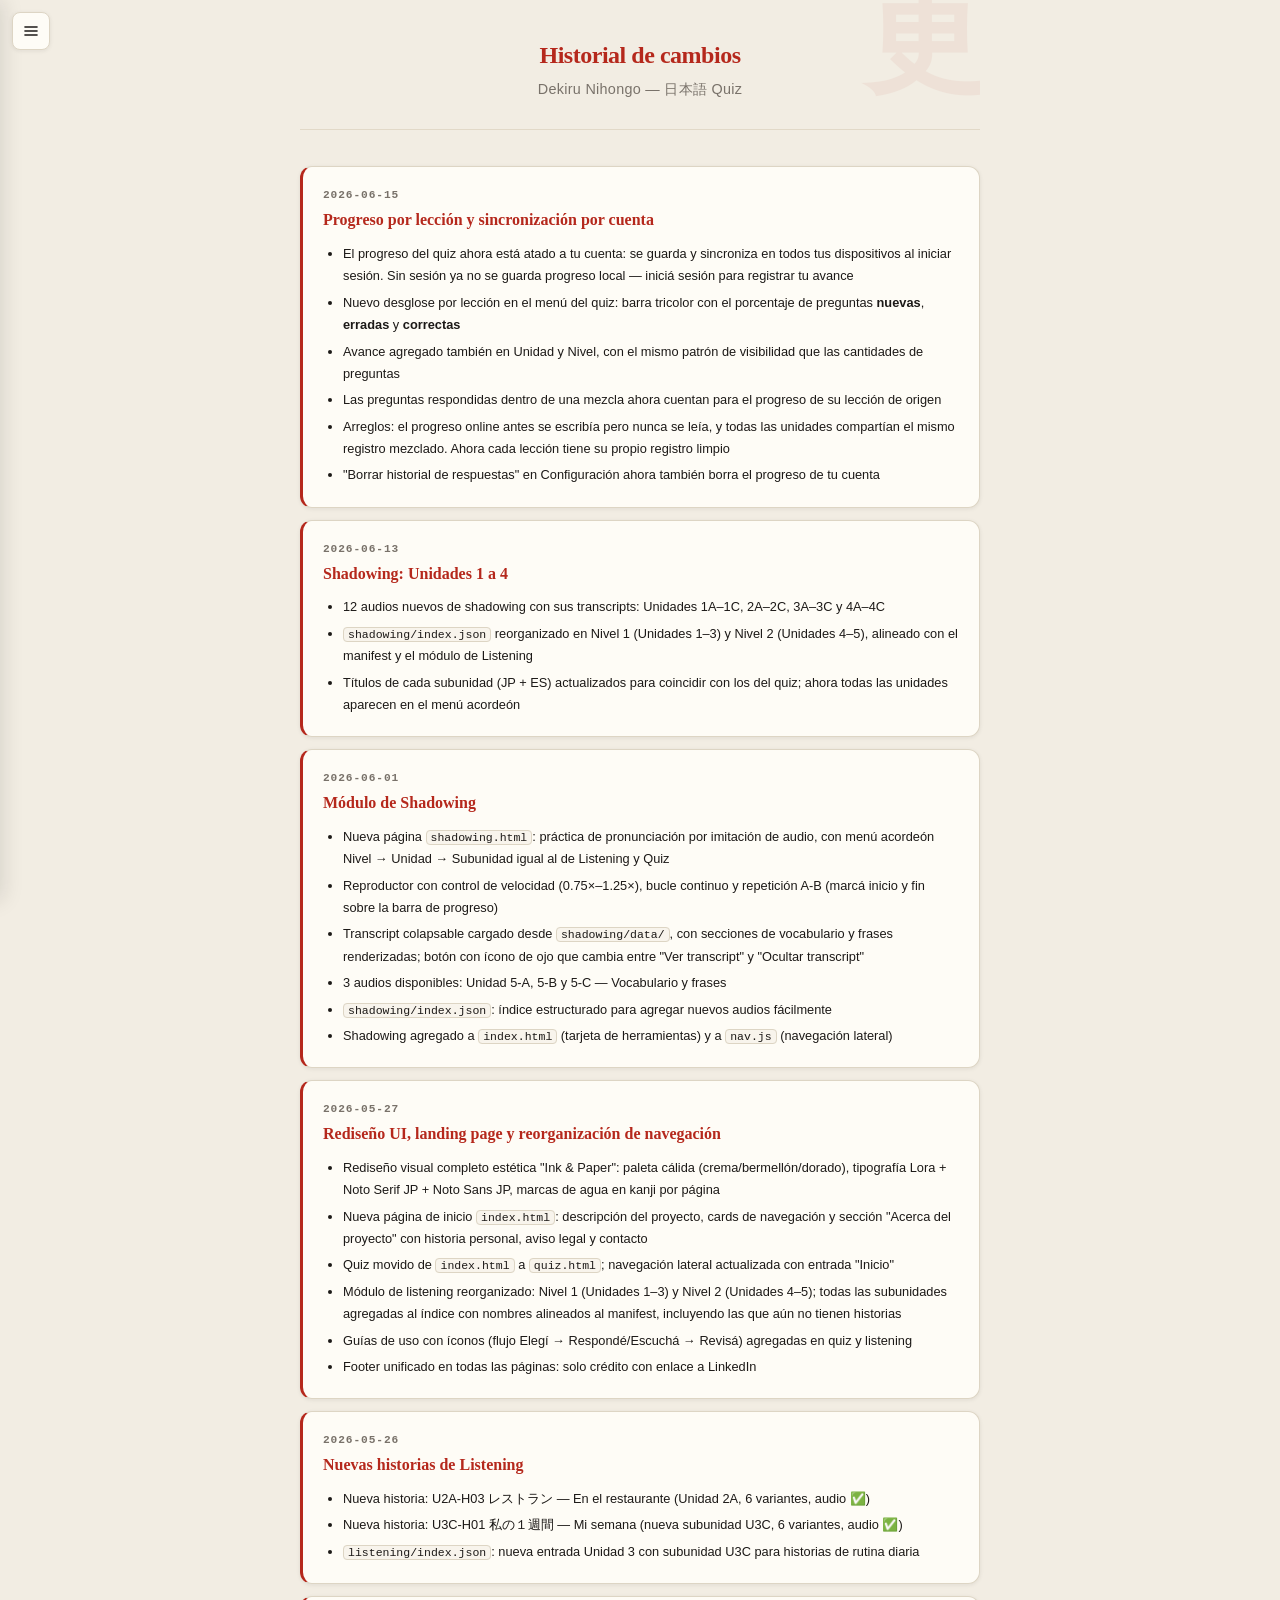
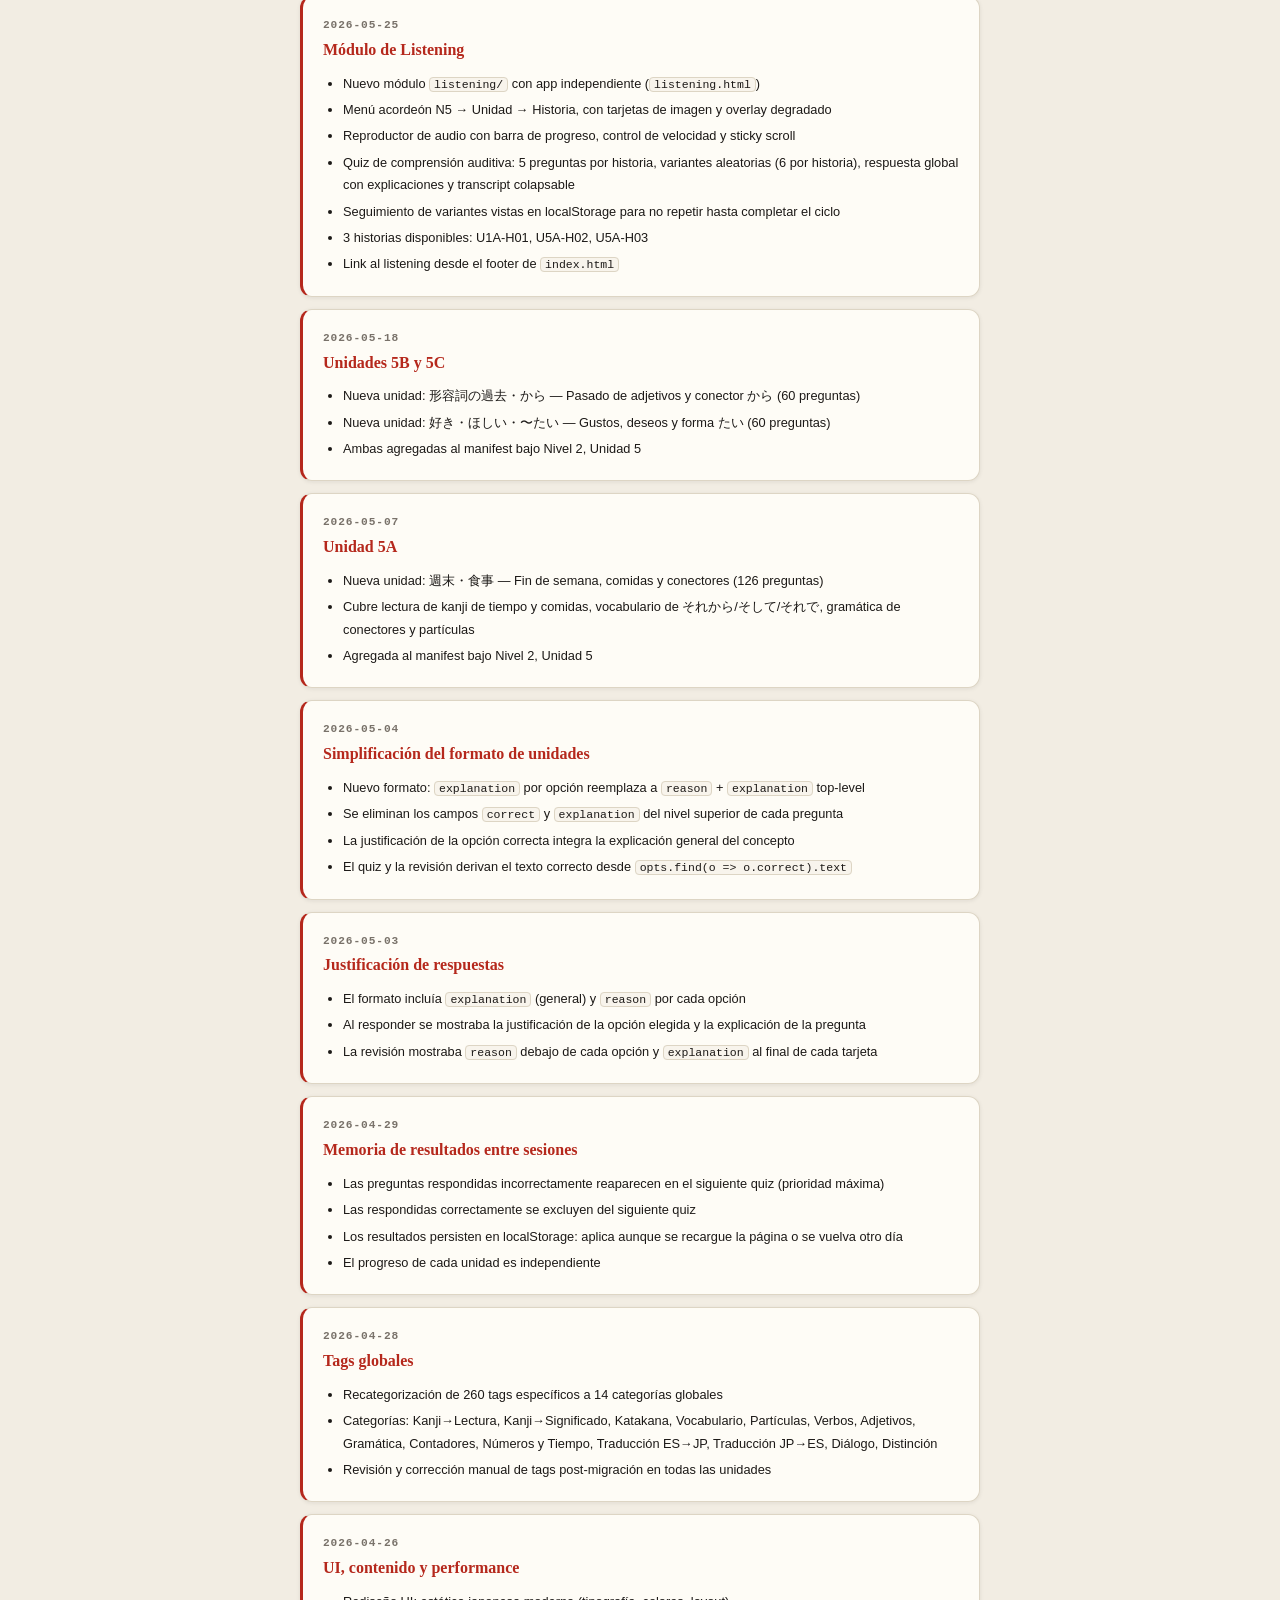
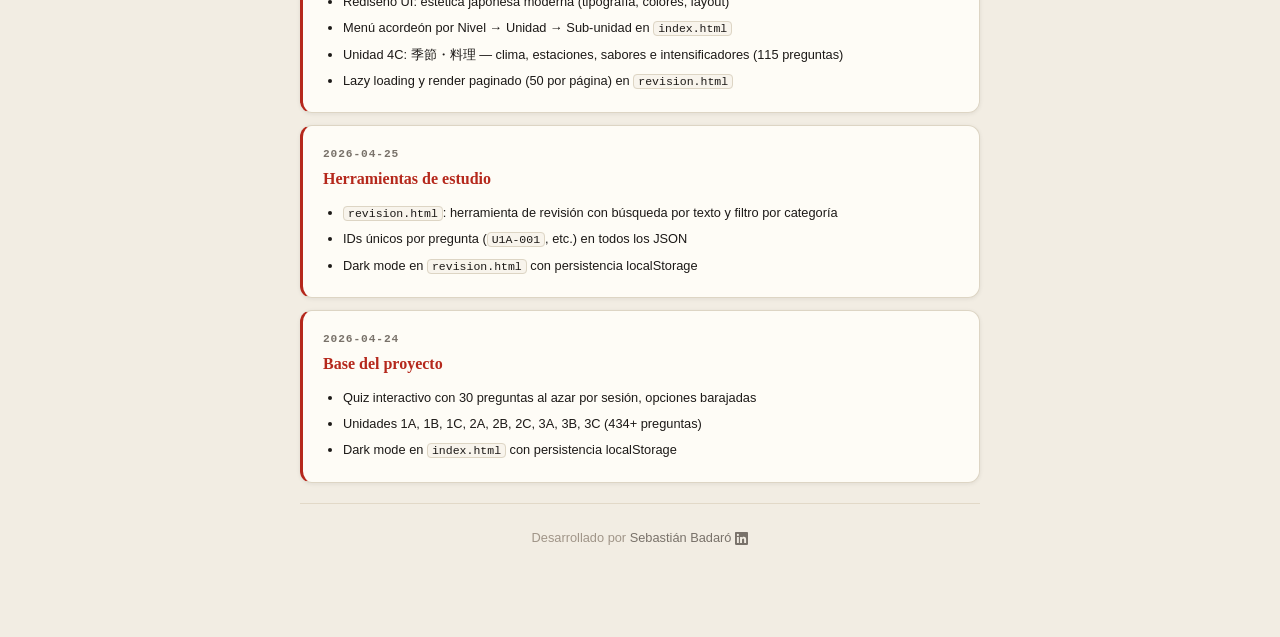
<file: changelog.html>
<!DOCTYPE html>
<html lang="es">
<head>
<meta charset="UTF-8">
<meta name="viewport" content="width=device-width, initial-scale=1.0">
<meta http-equiv="Content-Security-Policy" content="default-src 'none'; script-src 'self' 'unsafe-inline'; style-src 'self' 'unsafe-inline' https://fonts.googleapis.com; font-src https://fonts.gstatic.com; img-src 'self' data:; media-src 'self'; connect-src 'self'; frame-ancestors 'none'">
<title>Cambios — 日本語 Quiz</title>
<link rel="icon" type="image/svg+xml" href="data:image/svg+xml,<svg xmlns='http://www.w3.org/2000/svg' viewBox='0 0 100 100'><circle cx='50' cy='50' r='50' fill='%23B5281C'/><text x='50' y='70' text-anchor='middle' font-size='56' fill='white' font-family='serif'>学</text></svg>">
<link rel="preconnect" href="https://fonts.googleapis.com">
<link rel="preconnect" href="https://fonts.gstatic.com" crossorigin>
<link href="https://fonts.googleapis.com/css2?family=Lora:ital,wght@0,400;0,600;0,700;1,400&family=Noto+Sans+JP:wght@400;500;600&family=Noto+Serif+JP:wght@400;700&display=swap" rel="stylesheet">
<link rel="stylesheet" href="nihongo.css">
</head>
<body>
<script>
(function(){
  const old = localStorage.getItem('darkMode');
  if (old !== null && !localStorage.getItem('nihongo_theme')) {
    localStorage.setItem('nihongo_theme', old === '1' ? 'dark' : 'light');
  }
  if (localStorage.getItem('nihongo_theme') === 'dark') {
    document.documentElement.setAttribute('data-theme', 'dark');
  }
})();
</script>

<div class="container">

  <header class="cl-header">
    <h1 class="cl-page-title">Historial de cambios</h1>
    <div class="subtitle">Dekiru Nihongo — 日本語 Quiz</div>
  </header>

  <div class="cl-entry">
    <div class="cl-date">2026-06-15</div>
    <div class="cl-title">Progreso por lección y sincronización por cuenta</div>
    <ul class="cl-items">
      <li>El progreso del quiz ahora está atado a tu cuenta: se guarda y sincroniza en todos tus dispositivos al iniciar sesión. Sin sesión ya no se guarda progreso local — iniciá sesión para registrar tu avance</li>
      <li>Nuevo desglose por lección en el menú del quiz: barra tricolor con el porcentaje de preguntas <strong>nuevas</strong>, <strong>erradas</strong> y <strong>correctas</strong></li>
      <li>Avance agregado también en Unidad y Nivel, con el mismo patrón de visibilidad que las cantidades de preguntas</li>
      <li>Las preguntas respondidas dentro de una mezcla ahora cuentan para el progreso de su lección de origen</li>
      <li>Arreglos: el progreso online antes se escribía pero nunca se leía, y todas las unidades compartían el mismo registro mezclado. Ahora cada lección tiene su propio registro limpio</li>
      <li>"Borrar historial de respuestas" en Configuración ahora también borra el progreso de tu cuenta</li>
    </ul>
  </div>

  <div class="cl-entry">
    <div class="cl-date">2026-06-13</div>
    <div class="cl-title">Shadowing: Unidades 1 a 4</div>
    <ul class="cl-items">
      <li>12 audios nuevos de shadowing con sus transcripts: Unidades 1A–1C, 2A–2C, 3A–3C y 4A–4C</li>
      <li><code>shadowing/index.json</code> reorganizado en Nivel 1 (Unidades 1–3) y Nivel 2 (Unidades 4–5), alineado con el manifest y el módulo de Listening</li>
      <li>Títulos de cada subunidad (JP + ES) actualizados para coincidir con los del quiz; ahora todas las unidades aparecen en el menú acordeón</li>
    </ul>
  </div>

  <div class="cl-entry">
    <div class="cl-date">2026-06-01</div>
    <div class="cl-title">Módulo de Shadowing</div>
    <ul class="cl-items">
      <li>Nueva página <code>shadowing.html</code>: práctica de pronunciación por imitación de audio, con menú acordeón Nivel → Unidad → Subunidad igual al de Listening y Quiz</li>
      <li>Reproductor con control de velocidad (0.75×–1.25×), bucle continuo y repetición A-B (marcá inicio y fin sobre la barra de progreso)</li>
      <li>Transcript colapsable cargado desde <code>shadowing/data/</code>, con secciones de vocabulario y frases renderizadas; botón con ícono de ojo que cambia entre "Ver transcript" y "Ocultar transcript"</li>
      <li>3 audios disponibles: Unidad 5-A, 5-B y 5-C — Vocabulario y frases</li>
      <li><code>shadowing/index.json</code>: índice estructurado para agregar nuevos audios fácilmente</li>
      <li>Shadowing agregado a <code>index.html</code> (tarjeta de herramientas) y a <code>nav.js</code> (navegación lateral)</li>
    </ul>
  </div>

  <div class="cl-entry">
    <div class="cl-date">2026-05-27</div>
    <div class="cl-title">Rediseño UI, landing page y reorganización de navegación</div>
    <ul class="cl-items">
      <li>Rediseño visual completo estética "Ink &amp; Paper": paleta cálida (crema/bermellón/dorado), tipografía Lora + Noto Serif JP + Noto Sans JP, marcas de agua en kanji por página</li>
      <li>Nueva página de inicio <code>index.html</code>: descripción del proyecto, cards de navegación y sección "Acerca del proyecto" con historia personal, aviso legal y contacto</li>
      <li>Quiz movido de <code>index.html</code> a <code>quiz.html</code>; navegación lateral actualizada con entrada "Inicio"</li>
      <li>Módulo de listening reorganizado: Nivel 1 (Unidades 1–3) y Nivel 2 (Unidades 4–5); todas las subunidades agregadas al índice con nombres alineados al manifest, incluyendo las que aún no tienen historias</li>
      <li>Guías de uso con íconos (flujo Elegí → Respondé/Escuchá → Revisá) agregadas en quiz y listening</li>
      <li>Footer unificado en todas las páginas: solo crédito con enlace a LinkedIn</li>
    </ul>
  </div>

  <div class="cl-entry">
    <div class="cl-date">2026-05-26</div>
    <div class="cl-title">Nuevas historias de Listening</div>
    <ul class="cl-items">
      <li>Nueva historia: U2A-H03 レストラン — En el restaurante (Unidad 2A, 6 variantes, audio ✅)</li>
      <li>Nueva historia: U3C-H01 私の１週間 — Mi semana (nueva subunidad U3C, 6 variantes, audio ✅)</li>
      <li><code>listening/index.json</code>: nueva entrada Unidad 3 con subunidad U3C para historias de rutina diaria</li>
    </ul>
  </div>

  <div class="cl-entry">
    <div class="cl-date">2026-05-25</div>
    <div class="cl-title">Módulo de Listening</div>
    <ul class="cl-items">
      <li>Nuevo módulo <code>listening/</code> con app independiente (<code>listening.html</code>)</li>
      <li>Menú acordeón N5 → Unidad → Historia, con tarjetas de imagen y overlay degradado</li>
      <li>Reproductor de audio con barra de progreso, control de velocidad y sticky scroll</li>
      <li>Quiz de comprensión auditiva: 5 preguntas por historia, variantes aleatorias (6 por historia), respuesta global con explicaciones y transcript colapsable</li>
      <li>Seguimiento de variantes vistas en localStorage para no repetir hasta completar el ciclo</li>
      <li>3 historias disponibles: U1A-H01, U5A-H02, U5A-H03</li>
      <li>Link al listening desde el footer de <code>index.html</code></li>
    </ul>
  </div>

  <div class="cl-entry">
    <div class="cl-date">2026-05-18</div>
    <div class="cl-title">Unidades 5B y 5C</div>
    <ul class="cl-items">
      <li>Nueva unidad: 形容詞の過去・から — Pasado de adjetivos y conector から (60 preguntas)</li>
      <li>Nueva unidad: 好き・ほしい・〜たい — Gustos, deseos y forma たい (60 preguntas)</li>
      <li>Ambas agregadas al manifest bajo Nivel 2, Unidad 5</li>
    </ul>
  </div>

  <div class="cl-entry">
    <div class="cl-date">2026-05-07</div>
    <div class="cl-title">Unidad 5A</div>
    <ul class="cl-items">
      <li>Nueva unidad: 週末・食事 — Fin de semana, comidas y conectores (126 preguntas)</li>
      <li>Cubre lectura de kanji de tiempo y comidas, vocabulario de それから/そして/それで, gramática de conectores y partículas</li>
      <li>Agregada al manifest bajo Nivel 2, Unidad 5</li>
    </ul>
  </div>

  <div class="cl-entry">
    <div class="cl-date">2026-05-04</div>
    <div class="cl-title">Simplificación del formato de unidades</div>
    <ul class="cl-items">
      <li>Nuevo formato: <code>explanation</code> por opción reemplaza a <code>reason</code> + <code>explanation</code> top-level</li>
      <li>Se eliminan los campos <code>correct</code> y <code>explanation</code> del nivel superior de cada pregunta</li>
      <li>La justificación de la opción correcta integra la explicación general del concepto</li>
      <li>El quiz y la revisión derivan el texto correcto desde <code>opts.find(o => o.correct).text</code></li>
    </ul>
  </div>

  <div class="cl-entry">
    <div class="cl-date">2026-05-03</div>
    <div class="cl-title">Justificación de respuestas</div>
    <ul class="cl-items">
      <li>El formato incluía <code>explanation</code> (general) y <code>reason</code> por cada opción</li>
      <li>Al responder se mostraba la justificación de la opción elegida y la explicación de la pregunta</li>
      <li>La revisión mostraba <code>reason</code> debajo de cada opción y <code>explanation</code> al final de cada tarjeta</li>
    </ul>
  </div>

  <div class="cl-entry">
    <div class="cl-date">2026-04-29</div>
    <div class="cl-title">Memoria de resultados entre sesiones</div>
    <ul class="cl-items">
      <li>Las preguntas respondidas incorrectamente reaparecen en el siguiente quiz (prioridad máxima)</li>
      <li>Las respondidas correctamente se excluyen del siguiente quiz</li>
      <li>Los resultados persisten en localStorage: aplica aunque se recargue la página o se vuelva otro día</li>
      <li>El progreso de cada unidad es independiente</li>
    </ul>
  </div>

  <div class="cl-entry">
    <div class="cl-date">2026-04-28</div>
    <div class="cl-title">Tags globales</div>
    <ul class="cl-items">
      <li>Recategorización de 260 tags específicos a 14 categorías globales</li>
      <li>Categorías: Kanji→Lectura, Kanji→Significado, Katakana, Vocabulario, Partículas, Verbos, Adjetivos, Gramática, Contadores, Números y Tiempo, Traducción ES→JP, Traducción JP→ES, Diálogo, Distinción</li>
      <li>Revisión y corrección manual de tags post-migración en todas las unidades</li>
    </ul>
  </div>

  <div class="cl-entry">
    <div class="cl-date">2026-04-26</div>
    <div class="cl-title">UI, contenido y performance</div>
    <ul class="cl-items">
      <li>Rediseño UI: estética japonesa moderna (tipografía, colores, layout)</li>
      <li>Menú acordeón por Nivel → Unidad → Sub-unidad en <code>index.html</code></li>
      <li>Unidad 4C: 季節・料理 — clima, estaciones, sabores e intensificadores (115 preguntas)</li>
      <li>Lazy loading y render paginado (50 por página) en <code>revision.html</code></li>
    </ul>
  </div>

  <div class="cl-entry">
    <div class="cl-date">2026-04-25</div>
    <div class="cl-title">Herramientas de estudio</div>
    <ul class="cl-items">
      <li><code>revision.html</code>: herramienta de revisión con búsqueda por texto y filtro por categoría</li>
      <li>IDs únicos por pregunta (<code>U1A-001</code>, etc.) en todos los JSON</li>
      <li>Dark mode en <code>revision.html</code> con persistencia localStorage</li>
    </ul>
  </div>

  <div class="cl-entry">
    <div class="cl-date">2026-04-24</div>
    <div class="cl-title">Base del proyecto</div>
    <ul class="cl-items">
      <li>Quiz interactivo con 30 preguntas al azar por sesión, opciones barajadas</li>
      <li>Unidades 1A, 1B, 1C, 2A, 2B, 2C, 3A, 3B, 3C (434+ preguntas)</li>
      <li>Dark mode en <code>index.html</code> con persistencia localStorage</li>
    </ul>
  </div>

  <footer class="site-footer">
    Desarrollado por <a href="https://www.linkedin.com/in/sbadaro/" target="_blank" rel="noopener" class="footer-link">
      Sebastián Badaró
      <svg class="footer-icon" viewBox="0 0 24 24" aria-hidden="true" focusable="false">
        <path fill="currentColor" d="M20.45 20.45h-3.56v-5.57c0-1.33-.03-3.04-1.85-3.04-1.86 0-2.14 1.45-2.14 2.95v5.66H9.34V9h3.42v1.56h.05c.48-.9 1.64-1.85 3.38-1.85 3.61 0 4.28 2.38 4.28 5.47v6.27zM5.34 7.43a2.06 2.06 0 1 1 0-4.13 2.06 2.06 0 0 1 0 4.13zM7.12 20.45H3.56V9h3.56v11.45zM22.22 0H1.77C.79 0 0 .77 0 1.72v20.56C0 23.23.79 24 1.77 24h20.45c.98 0 1.78-.77 1.78-1.72V1.72C24 .77 23.2 0 22.22 0z"/>
      </svg>
    </a>
  </footer>

</div>
<script src="nav.js"></script>
</body>
</html>
</file>
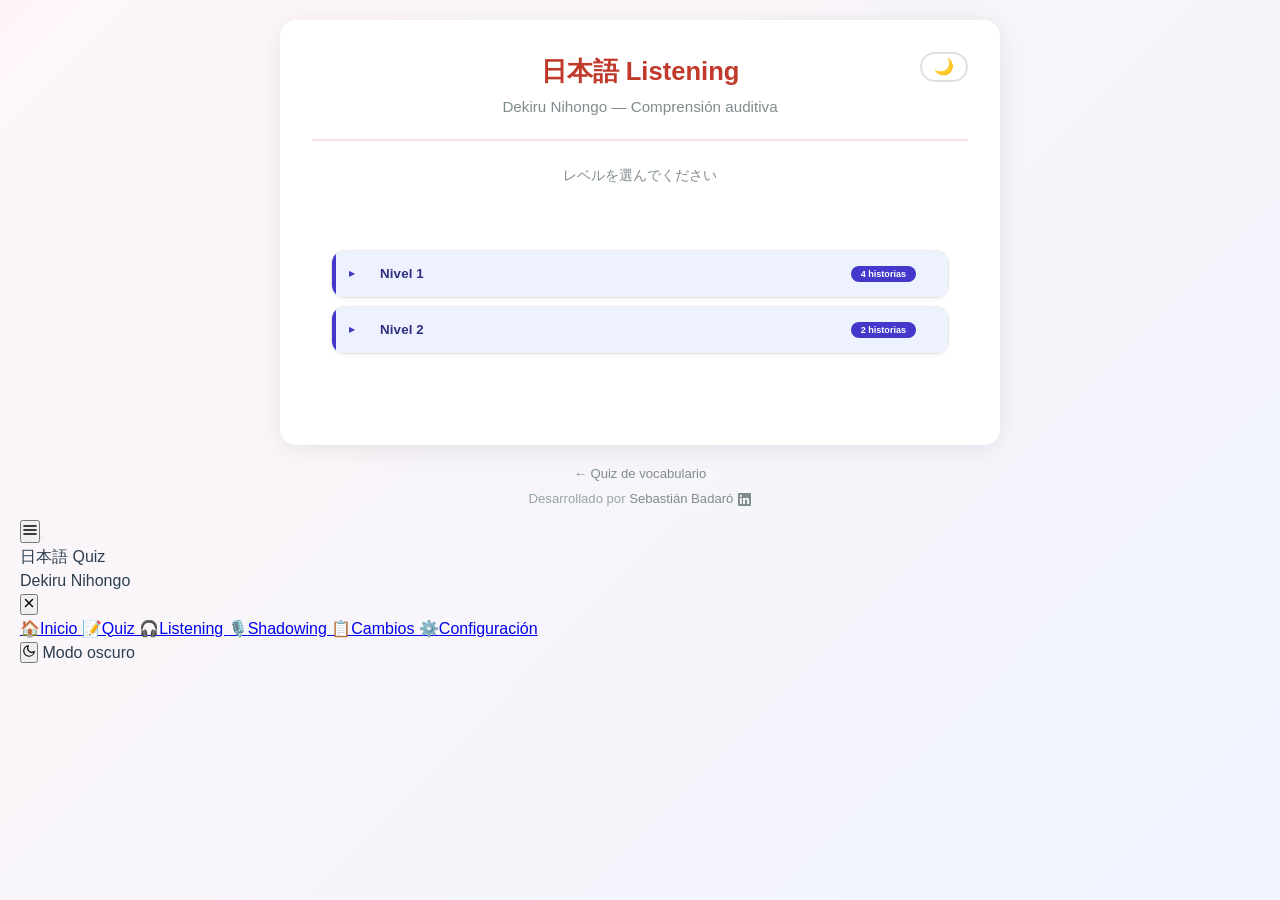
<file: listening/listening.html>
<!DOCTYPE html>
<html lang="es">
<head>
<meta charset="UTF-8">
<meta name="viewport" content="width=device-width, initial-scale=1.0">
<title>日本語 Listening — Dekiru Nihongo</title>
<link rel="icon" type="image/svg+xml" href="data:image/svg+xml,<svg xmlns='http://www.w3.org/2000/svg' viewBox='0 0 100 100'><circle cx='50' cy='50' r='50' fill='%23c0392b'/><text x='50' y='70' text-anchor='middle' font-size='56' fill='white' font-family='serif'>聴</text></svg>">
<style>
  :root {
    --bg: linear-gradient(135deg, #fef6f6 0%, #f0f4ff 100%);
    --text: #2c3e50;
    --container-bg: #ffffff;
    --shadow: rgba(0,0,0,0.08);
    --header-border: #f0e4e4;
    --muted: #7f8c8d;
    --divider: #eee;
    --card-bg: #fafbfc;
    --card-border: #eee;
    --option-bg: #ffffff;
    --option-border: #e0e0e0;
    --option-hover-border: #3498db;
    --option-hover-bg: #f0f8ff;
    --option-color: #2c3e50;
    --stat-bg: #f8f9fa;
    --review-border: #eee;
    --review-divider: #f0f0f0;
    --review-text: #555;
    --quiz-header-bg: #f0f8ff;
    --unit-card-bg: #ffffff;
    --unit-card-border: #e0e0e0;
    --unit-card-hover-bg: #fef6f6;
    --unit-card-hover-border: #c0392b;
    --btn-outline-hover-bg: #fef6f6;
    --footer-color: #95a5a6;
    --footer-link: #7f8c8d;
    --back-btn-color: #3498db;
    --toggle-border: #e0e0e0;
    --nivel-accent: #4338ca;
    --nivel-accent-bg: #eef2ff;
    --nivel-text-color: #312e81;
    --unidad-accent: #0284c7;
    --unidad-accent-bg: #f0f9ff;
    --unidad-text-color: #0c4a6e;
    --subunidad-accent: #0d9488;
    --subunidad-accent-bg: #f0fdfa;
    --subunidad-text-color: #134e4a;
    --player-bg: #f0f4ff;
    --player-border: #c7d2fe;
    --player-track: #e0e7ff;
    --player-fill: #4338ca;
  }

  body.dark {
    --bg: linear-gradient(135deg, #1a1a2e 0%, #16213e 100%);
    --text: #e2e8f0;
    --container-bg: #1e1e2e;
    --shadow: rgba(0,0,0,0.4);
    --header-border: #2d2d4a;
    --muted: #94a3b8;
    --divider: #2d2d4a;
    --card-bg: #252538;
    --card-border: #3d3d5c;
    --option-bg: #1e1e2e;
    --option-border: #3d3d5c;
    --option-hover-border: #5b8dd9;
    --option-hover-bg: #1a2744;
    --option-color: #e2e8f0;
    --stat-bg: #252538;
    --review-border: #3d3d5c;
    --review-divider: #2d2d4a;
    --review-text: #94a3b8;
    --quiz-header-bg: #1a2744;
    --unit-card-bg: #1e1e2e;
    --unit-card-border: #3d3d5c;
    --unit-card-hover-bg: #2d1e24;
    --unit-card-hover-border: #e74c3c;
    --btn-outline-hover-bg: #2d1e24;
    --footer-color: #64748b;
    --footer-link: #94a3b8;
    --back-btn-color: #5b8dd9;
    --toggle-border: #3d3d5c;
    --nivel-accent: #818cf8;
    --nivel-accent-bg: #1c1b38;
    --nivel-text-color: #c7d2fe;
    --unidad-accent: #38bdf8;
    --unidad-accent-bg: #0a2a3a;
    --unidad-text-color: #bae6fd;
    --subunidad-accent: #2dd4bf;
    --subunidad-accent-bg: #042f2e;
    --subunidad-text-color: #99f6e4;
    --player-bg: #1c1b38;
    --player-border: #3d3d5c;
    --player-track: #2d2d4a;
    --player-fill: #818cf8;
  }

  * { box-sizing: border-box; margin: 0; padding: 0; }
  body {
    font-family: -apple-system, BlinkMacSystemFont, "Segoe UI", "Hiragino Sans", "Yu Gothic", "Meiryo", sans-serif;
    background: var(--bg);
    color: var(--text);
    min-height: 100vh;
    padding: 20px;
    line-height: 1.5;
    transition: background 0.3s ease, color 0.3s ease;
  }
  .container {
    max-width: 720px;
    margin: 0 auto;
    background: var(--container-bg);
    border-radius: 16px;
    box-shadow: 0 4px 24px var(--shadow);
    padding: 32px;
    transition: background 0.3s ease, box-shadow 0.3s ease;
  }
  header {
    text-align: center;
    border-bottom: 2px solid var(--header-border);
    padding-bottom: 20px;
    margin-bottom: 24px;
    position: relative;
  }
  h1 { color: #c0392b; font-size: 1.6em; margin-bottom: 6px; }
  .subtitle { color: var(--muted); font-size: 0.95em; }

  .dark-toggle {
    position: absolute; top: 0; right: 0;
    background: none; border: 2px solid var(--toggle-border);
    border-radius: 20px; padding: 5px 12px; cursor: pointer;
    font-size: 1em; font-family: inherit; color: var(--muted);
    transition: all 0.15s ease; line-height: 1;
  }
  .dark-toggle:hover { border-color: var(--muted); color: var(--text); }

  .hidden { display: none; }
  .jp { font-family: "Hiragino Sans", "Yu Gothic", "Meiryo", "MS Gothic", sans-serif; }

  .back-btn {
    background: none; border: none; color: var(--back-btn-color);
    cursor: pointer; font-size: 0.9em; font-family: inherit;
    padding: 4px 0; margin-bottom: 14px; display: block;
  }
  .back-btn:hover { text-decoration: underline; }

  .loader { text-align: center; padding: 40px 20px; color: var(--muted); }
  .error-box {
    background: #f8d7da; color: #721c24; padding: 14px;
    border-radius: 10px; border-left: 4px solid #dc3545;
    margin: 16px 0; text-align: left; font-size: 0.9em;
  }

  /* ── Accordion ── */
  .nivel-list { display: flex; flex-direction: column; gap: 10px; margin: 20px 0; }
  .nivel-item {
    border-radius: 12px; overflow: hidden;
    box-shadow: 0 1px 4px var(--shadow), 0 0 0 1px var(--divider);
    transition: box-shadow 0.25s ease;
  }
  .nivel-item.open { box-shadow: 0 4px 16px rgba(67,56,202,0.12), 0 0 0 1.5px var(--nivel-accent); }
  body.dark .nivel-item.open { box-shadow: 0 4px 16px rgba(129,140,248,0.18), 0 0 0 1.5px var(--nivel-accent); }

  .nivel-header {
    width: 100%; display: flex; align-items: center; gap: 12px;
    padding: 15px 18px 15px 0;
    background: var(--nivel-accent-bg);
    border: none; border-left: 4px solid var(--nivel-accent);
    cursor: pointer; font-family: inherit; transition: filter 0.15s ease; text-align: left;
  }
  .nivel-header:hover { filter: brightness(0.96); }
  .nivel-arrow {
    font-size: 0.6em; width: 32px; text-align: center; flex-shrink: 0;
    color: var(--nivel-accent); transition: transform 0.25s ease;
  }
  .nivel-item.open > .nivel-header .nivel-arrow { transform: rotate(90deg); }
  .nivel-name { font-weight: 700; font-size: 1em; color: var(--nivel-text-color); flex: 1; letter-spacing: 0.01em; }
  .nivel-total {
    background: var(--nivel-accent); color: #fff;
    padding: 3px 10px; border-radius: 20px; margin-right: 14px;
    font-size: 0.68em; font-weight: 700; white-space: nowrap;
  }
  .nivel-content { display: grid; grid-template-rows: 0fr; transition: grid-template-rows 0.32s ease; }
  .nivel-item.open > .nivel-content { grid-template-rows: 1fr; }
  .nivel-inner { overflow: hidden; min-height: 0; }
  .nivel-item.open > .nivel-content > .nivel-inner { padding: 12px; background: var(--container-bg); }

  .unidad-list { display: flex; flex-direction: column; gap: 6px; }
  .unidad-item {
    border-radius: 10px; overflow: hidden;
    box-shadow: 0 1px 3px var(--shadow), 0 0 0 1px var(--divider);
    transition: box-shadow 0.25s ease;
  }
  .unidad-item.open { box-shadow: 0 3px 10px rgba(2,132,199,0.1), 0 0 0 1.5px var(--unidad-accent); }
  body.dark .unidad-item.open { box-shadow: 0 3px 10px rgba(56,189,248,0.14), 0 0 0 1.5px var(--unidad-accent); }

  .unidad-header {
    width: 100%; display: flex; align-items: center; gap: 10px;
    padding: 11px 14px 11px 0;
    background: var(--unidad-accent-bg);
    border: none; border-left: 3px solid var(--unidad-accent);
    cursor: pointer; font-family: inherit; transition: filter 0.15s ease; text-align: left;
  }
  .unidad-header:hover { filter: brightness(0.96); }
  .unidad-header .nivel-arrow { color: var(--unidad-accent); font-size: 0.55em; width: 28px; }
  .unidad-item.open > .unidad-header .nivel-arrow { transform: rotate(90deg); }
  .unidad-name { font-weight: 600; font-size: 0.88em; color: var(--unidad-text-color); }
  .unidad-sub-text { font-size: 0.76em; color: var(--muted); margin-top: 2px; }
  .unidad-count {
    background: var(--unidad-accent); color: #fff;
    padding: 2px 8px; border-radius: 20px; margin-left: auto; margin-right: 12px;
    font-size: 0.66em; font-weight: 700; white-space: nowrap; display: none;
  }
  .unidad-content { display: grid; grid-template-rows: 0fr; transition: grid-template-rows 0.28s ease; }
  .unidad-item.open > .unidad-content { grid-template-rows: 1fr; }
  .unidad-inner { overflow: hidden; min-height: 0; }
  .unidad-item.open > .unidad-content > .unidad-inner { padding: 10px; background: var(--container-bg); }

  .subunidad-list { display: flex; flex-direction: column; gap: 6px; }
  .subunidad-item {
    border-radius: 8px; overflow: hidden;
    box-shadow: 0 1px 3px var(--shadow), 0 0 0 1px var(--divider);
    transition: box-shadow 0.25s ease;
  }
  .subunidad-item.open { box-shadow: 0 3px 10px rgba(13,148,136,0.1), 0 0 0 1.5px var(--subunidad-accent); }
  body.dark .subunidad-item.open { box-shadow: 0 3px 10px rgba(45,212,191,0.14), 0 0 0 1.5px var(--subunidad-accent); }

  .subunidad-header {
    width: 100%; display: flex; align-items: center; gap: 10px;
    padding: 10px 12px 10px 0;
    background: var(--subunidad-accent-bg);
    border: none; border-left: 3px solid var(--subunidad-accent);
    cursor: pointer; font-family: inherit; transition: filter 0.15s ease; text-align: left;
  }
  .subunidad-header:hover { filter: brightness(0.96); }
  .subunidad-header .nivel-arrow { color: var(--subunidad-accent); font-size: 0.5em; width: 26px; }
  .subunidad-item.open > .subunidad-header .nivel-arrow { transform: rotate(90deg); }
  .subunidad-name { font-weight: 600; font-size: 0.84em; color: var(--subunidad-text-color); }
  .subunidad-count {
    background: var(--subunidad-accent); color: #fff;
    padding: 2px 8px; border-radius: 20px; margin-left: auto; margin-right: 10px;
    font-size: 0.65em; font-weight: 700; white-space: nowrap; display: none;
  }
  .subunidad-content { display: grid; grid-template-rows: 0fr; transition: grid-template-rows 0.28s ease; }
  .subunidad-item.open > .subunidad-content { grid-template-rows: 1fr; }
  .subunidad-inner { overflow: hidden; min-height: 0; }
  .subunidad-item.open > .subunidad-content > .subunidad-inner { padding: 10px; background: var(--container-bg); }

  /* Pills visibility */
  .nivel-item.open > .nivel-header .nivel-total { display: none; }
  .nivel-item.open .unidad-count { display: inline-flex; align-items: center; }
  .unidad-item.open > .unidad-header .unidad-count { display: none; }
  .unidad-item.open .subunidad-count { display: inline-flex; align-items: center; }
  .subunidad-item.open > .subunidad-header .subunidad-count { display: none; }

  /* ── Historia cards ── */
  .historia-grid { display: grid; grid-template-columns: 1fr 1fr; gap: 10px; }
  @media (max-width: 500px) { .historia-grid { grid-template-columns: 1fr; } }

  .historia-card {
    position: relative;
    border: 2px solid var(--unit-card-border);
    border-radius: 12px;
    cursor: pointer;
    transition: all 0.15s ease;
    font-family: inherit;
    overflow: hidden;
    display: block;
    background: var(--card-bg);
    min-height: 130px;
  }
  .historia-card:hover {
    border-color: var(--nivel-accent);
    transform: translateY(-2px);
    box-shadow: 0 6px 16px var(--shadow);
  }
  .historia-img {
    width: 100%; height: 190px;
    object-fit: cover; object-position: center; display: block;
    transform: scale(2);    transform-origin: center center;
  }
  .historia-overlay {
    position: absolute; bottom: 0; left: 0; right: 0;
    padding: 64px 12px 10px;
    background: linear-gradient(to top, rgba(0,0,0,0.84) 0%, rgba(0,0,0,0.45) 55%, transparent 100%);
  }
  .historia-title-jp {
    color: #fff; font-weight: 700; font-size: 0.92em;
    text-shadow: 0 1px 4px rgba(0,0,0,0.5); margin-bottom: 2px; line-height: 1.3;
  }
  .historia-title-es { color: rgba(255,255,255,0.8); font-size: 0.72em; margin-bottom: 6px; }
  .historia-meta { display: flex; gap: 4px; }
  .historia-badge {
    background: rgba(255,255,255,0.22); color: #fff;
    backdrop-filter: blur(4px);
    padding: 2px 7px; border-radius: 10px;
    font-size: 0.64em; font-weight: 700; border: 1px solid rgba(255,255,255,0.3);
  }

  /* ── Story screen ── */
  .story-hero {
    position: relative; border-radius: 12px; overflow: hidden;
    margin-bottom: 10px; background: var(--card-bg);
    border: 1px solid var(--card-border); min-height: 160px;
  }
  .story-hero-img {
    width: 100%; height: 260px; object-fit: cover; display: block;
    transform: scale(1.1);  
  }
  .story-hero-overlay {
    position: absolute; bottom: 0; left: 0; right: 0;
    padding: 52px 20px 18px;
    background: linear-gradient(to top, rgba(0,0,0,0.84) 0%, rgba(0,0,0,0.45) 55%, transparent 100%);
  }
  .story-hero-title {
    color: #fff; font-size: 1.45em; font-weight: 700;
    text-shadow: 0 1px 6px rgba(0,0,0,0.5);
    margin-bottom: 4px; line-height: 1.2;
  }
  .story-hero-es { color: rgba(255,255,255,0.82); font-size: 0.9em; font-weight: 500; }
  .story-context {
    font-size: 0.84em; color: var(--muted);
    margin-bottom: 18px; padding: 0 2px; line-height: 1.5;
  }

  /* ── Audio player ── */
  #audio-player-wrap {
    position: sticky;
    top: 16px;
    z-index: 10;
  }
  .audio-player {
    background: var(--player-bg);
    border: 1.5px solid var(--player-border);
    border-radius: 12px;
    padding: 14px 18px;
    margin-bottom: 24px;
    box-shadow: 0 4px 16px var(--shadow);
  }
  .audio-top {
    display: flex; align-items: center; gap: 12px; margin-bottom: 10px;
  }
  .play-btn {
    width: 44px; height: 44px; border-radius: 50%;
    background: var(--nivel-accent); color: #fff; border: none;
    cursor: pointer; font-size: 1.1em; flex-shrink: 0;
    display: flex; align-items: center; justify-content: center;
    transition: all 0.15s ease;
  }
  .play-btn:hover { filter: brightness(1.15); transform: scale(1.05); }
  .audio-info { flex: 1; min-width: 0; }
  .audio-label { font-size: 0.78em; font-weight: 600; color: var(--nivel-text-color); margin-bottom: 2px; }
  .audio-time { font-size: 0.82em; color: var(--muted); font-variant-numeric: tabular-nums; }
  .speed-select {
    background: var(--option-bg); color: var(--text);
    border: 1.5px solid var(--player-border); border-radius: 6px;
    padding: 4px 8px; font-size: 0.82em; font-family: inherit; cursor: pointer;
  }
  .audio-track-wrap {
    position: relative; height: 8px; border-radius: 4px;
    background: var(--player-track); cursor: pointer; margin-bottom: 8px;
  }
  .audio-track-fill {
    height: 100%; border-radius: 4px;
    background: var(--player-fill); transition: width 0.1s linear;
    pointer-events: none;
  }
  .audio-track-wrap input[type=range] {
    position: absolute; inset: 0; width: 100%; height: 100%;
    opacity: 0; cursor: pointer; margin: 0;
  }
  .audio-hint { font-size: 0.76em; color: var(--muted); text-align: center; }

  /* ── Questions ── */
  .questions-section { display: flex; flex-direction: column; gap: 16px; margin-bottom: 20px; }

  .q-card {
    background: var(--card-bg);
    border: 1px solid var(--card-border);
    border-radius: 12px;
    padding: 18px 20px;
    transition: border-color 0.2s ease;
  }
  .q-card.answered-correct { border-color: #28a745; }
  .q-card.answered-wrong   { border-color: #dc3545; }

  .category-tag {
    display: inline-block; background: #3498db; color: white;
    padding: 3px 10px; border-radius: 12px; font-size: 0.72em;
    margin-bottom: 10px; font-weight: 600; letter-spacing: 0.5px;
  }
  .q-text { font-size: 1.1em; margin-bottom: 14px; font-weight: 500; line-height: 1.5; }

  .options { display: grid; gap: 8px; }
  .option {
    background: var(--option-bg); border: 2px solid var(--option-border);
    border-radius: 10px; padding: 11px 16px; cursor: pointer;
    font-size: 0.98em; transition: all 0.15s ease; text-align: left;
    font-family: inherit; color: var(--option-color);
  }
  .option:hover:not(:disabled) {
    border-color: var(--option-hover-border);
    background: var(--option-hover-bg);
    transform: translateX(2px);
  }
  .option.selected { border-color: var(--nivel-accent); background: var(--nivel-accent-bg); font-weight: 600; }
  .option.correct  { background: #d4edda; border-color: #28a745; color: #155724; font-weight: 600; }
  .option.incorrect{ background: #f8d7da; border-color: #dc3545; color: #721c24; }
  .option:disabled { cursor: default; }

  .q-feedback {
    margin-top: 12px; padding: 12px; border-radius: 8px; font-size: 0.9em; line-height: 1.5;
  }
  .q-feedback.right { background: #d4edda; color: #155724; border-left: 4px solid #28a745; }
  .q-feedback.wrong { background: #fff3cd; color: #856404; border-left: 4px solid #ffc107; }

  /* ── Transcript ── */
  .transcript-toggle {
    width: 100%; background: none; border: 1.5px dashed var(--divider);
    border-radius: 8px; padding: 10px 14px;
    color: var(--muted); font-family: inherit; font-size: 0.85em;
    cursor: pointer; transition: all 0.15s ease; text-align: left;
    display: flex; align-items: center; gap: 8px; margin-bottom: 8px;
  }
  .transcript-toggle:hover { border-color: var(--muted); color: var(--text); }
  .transcript-box {
    background: var(--card-bg); border: 1px solid var(--card-border);
    border-radius: 10px; padding: 16px; font-size: 0.9em;
    line-height: 1.8; margin-bottom: 16px;
  }
  .transcript-jp { font-size: 1em; margin-bottom: 10px; }
  .transcript-es { font-size: 0.9em; color: var(--muted); border-top: 1px solid var(--divider); padding-top: 10px; }

  /* ── Botones ── */
  .btn {
    background: #c0392b; color: white; border: none;
    padding: 12px 24px; border-radius: 10px; font-size: 1em;
    font-family: inherit; cursor: pointer; font-weight: 600;
    transition: all 0.15s ease; width: 100%; margin-top: 10px;
  }
  .btn:hover { background: #a93226; transform: translateY(-1px); }
  .btn:disabled { opacity: 0.45; cursor: not-allowed; transform: none; }
  .btn.secondary { background: #3498db; }
  .btn.secondary:hover { background: #2874a6; }
  .btn.outline {
    background: var(--option-bg); color: #c0392b; border: 2px solid #c0392b;
  }
  .btn.outline:hover { background: var(--btn-outline-hover-bg); }
  .btn.indigo { background: var(--nivel-accent); }
  .btn.indigo:hover { filter: brightness(1.12); }

  /* ── Result screen ── */
  .result-screen { text-align: center; padding: 10px; }
  .score-big { font-size: 3em; font-weight: 700; color: #c0392b; margin: 20px 0; }
  .score-label { font-size: 1.1em; color: var(--muted); }
  .result-stats {
    display: flex; justify-content: center; gap: 24px;
    margin: 20px 0; flex-wrap: wrap;
  }
  .stat { background: var(--stat-bg); padding: 14px 22px; border-radius: 10px; min-width: 90px; }
  .stat-value { font-size: 1.8em; font-weight: 700; }
  .stat-label { font-size: 0.85em; color: var(--muted); }
  .right-v { color: #28a745; }
  .wrong-v { color: #dc3545; }

  .review-list {
    text-align: left; margin-top: 24px;
    max-height: 360px; overflow-y: auto;
    border: 1px solid var(--review-border); border-radius: 10px; padding: 12px;
  }
  .review-item { padding: 10px; border-bottom: 1px solid var(--review-divider); font-size: 0.9em; }
  .review-item:last-child { border-bottom: none; }
  .review-q { font-weight: 600; margin-bottom: 4px; }
  .review-a { color: var(--review-text); }
  .review-a.correct-ans { color: #28a745; }
  .review-a.wrong-ans   { color: #dc3545; text-decoration: line-through; }

  /* ── Footer ── */
  .site-footer {
    max-width: 720px; margin: 20px auto 10px;
    text-align: center; font-size: 0.82em; color: var(--footer-color); line-height: 1.4;
  }
  .footer-link {
    color: var(--footer-link); text-decoration: none;
    border-bottom: 1px dotted transparent;
    display: inline-flex; align-items: center; gap: 5px;
    transition: color 0.15s ease, border-color 0.15s ease;
  }
  .footer-link:hover { color: #c0392b; border-bottom-color: #c0392b; }

  @media (max-width: 600px) {
    .container { padding: 20px; }
    h1 { font-size: 1.3em; }
    .story-hero-img { height: 210px; }
  }
</style>
</head>
<body>
<script>
  if (localStorage.getItem('darkMode') === '1') document.body.classList.add('dark');
</script>

<div class="container">
  <header>
    <h1>日本語 Listening</h1>
    <div class="subtitle">Dekiru Nihongo — Comprensión auditiva</div>
    <button class="dark-toggle" id="dark-btn" onclick="toggleDark()" title="Modo nocturno"></button>
  </header>

  <!-- MENÚ -->
  <div id="screen-menu">
    <p class="jp" style="color:var(--muted);font-size:0.9em;margin-bottom:4px;text-align:center;">レベルを選んでください</p>
    <div id="menu-content" class="loader">Cargando historias…</div>
  </div>

  <!-- PANTALLA DE HISTORIA (preguntas) -->
  <div id="screen-story" class="hidden">
    <button class="back-btn" onclick="confirmBack()">← Volver al menú</button>
    <div id="story-hero-wrap"></div>
    <div id="audio-player-wrap"></div>
    <div id="questions-wrap" class="questions-section"></div>
    <button id="btn-check" class="btn indigo" disabled onclick="checkAnswers()">Comprobar respuestas</button>
    <!-- onclick is overwritten by renderStoryScreen / checkAnswers dynamically -->
    <div id="transcript-area" class="hidden"></div>
  </div>

  <!-- PANTALLA DE RESULTADO -->
  <div id="screen-result" class="result-screen hidden">
    <h2 style="color:#c0392b;">お疲れさま！</h2>
    <div class="score-big" id="res-score">0 / 5</div>
    <div class="score-label" id="res-msg"></div>
    <div class="result-stats">
      <div class="stat"><div class="stat-value right-v" id="res-right">0</div><div class="stat-label">Correctas</div></div>
      <div class="stat"><div class="stat-value wrong-v" id="res-wrong">0</div><div class="stat-label">Incorrectas</div></div>
      <div class="stat"><div class="stat-value" id="res-pct">0%</div><div class="stat-label">Precisión</div></div>
    </div>
    <div class="review-list" id="res-review"></div>
    <button class="btn indigo" onclick="replayVariant()">もう一度 (Otra variante)</button>
    <button class="btn outline" onclick="backToMenu()">Elegir otra historia</button>
  </div>
</div>

<footer class="site-footer">
  <a href="../index.html" class="footer-link" style="margin-bottom:6px;display:inline-flex;">
    ← Quiz de vocabulario
  </a>
  <br>
  Desarrollado por
  <a href="https://www.linkedin.com/in/sbadaro/" target="_blank" rel="noopener" class="footer-link">
    Sebastián Badaró
    <svg style="width:13px;height:13px;vertical-align:middle;flex-shrink:0" viewBox="0 0 24 24" aria-hidden="true">
      <path fill="currentColor" d="M20.45 20.45h-3.56v-5.57c0-1.33-.03-3.04-1.85-3.04-1.86 0-2.14 1.45-2.14 2.95v5.66H9.34V9h3.42v1.56h.05c.48-.9 1.64-1.85 3.38-1.85 3.61 0 4.28 2.38 4.28 5.47v6.27zM5.34 7.43a2.06 2.06 0 1 1 0-4.13 2.06 2.06 0 0 1 0 4.13zM7.12 20.45H3.56V9h3.56v11.45zM22.22 0H1.77C.79 0 0 .77 0 1.72v20.56C0 23.23.79 24 1.77 24h20.45c.98 0 1.78-.77 1.78-1.72V1.72C24 .77 23.2 0 22.22 0z"/>
    </svg>
  </a>
</footer>

<script>
// =============================================================
// DARK MODE
// =============================================================
function toggleDark() {
  const isDark = document.body.classList.toggle('dark');
  document.getElementById('dark-btn').textContent = isDark ? '☀️' : '🌙';
  localStorage.setItem('darkMode', isDark ? '1' : '0');
}
document.getElementById('dark-btn').textContent = document.body.classList.contains('dark') ? '☀️' : '🌙';

// =============================================================
// STATE
// =============================================================
let indexData = null;
let currentHistoria = null;   // full data JSON for selected story
let currentVariant  = null;   // selected variant object
let selectedAnswers = {};     // { Q1: 'key', Q2: 'key', ... }
let checked = false;
let pendingResult = null;     // { score, total, reviewItems } — set after checking

// =============================================================
// SCREEN ROUTING
// =============================================================
function showScreen(id) {
  ['screen-menu','screen-story','screen-result'].forEach(s => {
    document.getElementById(s).classList.toggle('hidden', s !== id);
  });
}

// =============================================================
// VARIANT TRACKING (localStorage)
// =============================================================
function getSeenVariants(historiaId) {
  const raw = localStorage.getItem('nihongo_listening_seen');
  const store = raw ? JSON.parse(raw) : {};
  return store[historiaId] || [];
}

function markVariantSeen(historiaId, variantId) {
  const raw = localStorage.getItem('nihongo_listening_seen');
  const store = raw ? JSON.parse(raw) : {};
  const seen = store[historiaId] || [];
  if (!seen.includes(variantId)) seen.push(variantId);
  // If all variants seen, reset to start fresh
  if (currentHistoria && seen.length >= currentHistoria.variantes.length) {
    store[historiaId] = [];
  } else {
    store[historiaId] = seen;
  }
  localStorage.setItem('nihongo_listening_seen', JSON.stringify(store));
}

function pickVariant(historia) {
  const seen  = getSeenVariants(historia.historia_id);
  const unseen = historia.variantes.filter(v => !seen.includes(v.id));
  const pool   = unseen.length > 0 ? unseen : historia.variantes;
  return pool[Math.floor(Math.random() * pool.length)];
}

// =============================================================
// LOAD INDEX
// =============================================================
async function loadIndex() {
  try {
    const res = await fetch('index.json');
    if (!res.ok) throw new Error(`HTTP ${res.status}`);
    indexData = await res.json();
    renderMenu();
  } catch (err) {
    document.getElementById('menu-content').innerHTML = `
      <div class="error-box"><b>⚠️ No se pudo cargar index.json</b><br>${err.message}<br><br>
      Abrí el archivo desde un servidor local:<br><code>python3 -m http.server 8000</code></div>`;
  }
}

// =============================================================
// MENU RENDER
// =============================================================
function renderMenu() {
  const niveles = indexData.niveles || [];
  let html = '<div class="nivel-list">';

  niveles.forEach(nivel => {
    const totalHistorias = nivel.unidades.reduce((s, u) =>
      s + u.subunidades.reduce((ss, sub) => ss + sub.historias.length, 0), 0);
    const nid = 'nivel-' + nivel.nivel;
    html += `<div class="nivel-item" id="${nid}">
      <button class="nivel-header" onclick="toggleNivel('${nivel.nivel}')">
        <span class="nivel-arrow">▶</span>
        <span class="nivel-name">Nivel ${nivel.nivel}</span>
        <span class="nivel-total">${totalHistorias} historia${totalHistorias !== 1 ? 's' : ''}</span>
      </button>
      <div class="nivel-content"><div class="nivel-inner">
        <div class="unidad-list">`;

    nivel.unidades.forEach(unidad => {
      const uid = 'unidad-' + unidad.id;
      const totalSubHistorias = unidad.subunidades.reduce((s, sub) => s + sub.historias.length, 0);
      html += `<div class="unidad-item" id="${uid}">
        <button class="unidad-header" onclick="toggleUnidad('${nivel.nivel}','${unidad.id}')">
          <span class="nivel-arrow">▶</span>
          <div style="flex:1;min-width:0">
            <div class="unidad-name">${unidad.nombre}</div>
            <div class="unidad-sub-text">${unidad.titulo}</div>
          </div>
          <span class="unidad-count">${totalSubHistorias} historia${totalSubHistorias !== 1 ? 's' : ''}</span>
        </button>
        <div class="unidad-content"><div class="unidad-inner">
          <div class="subunidad-list">`;

      unidad.subunidades.forEach(sub => {
        const sid = `subunidad-${unidad.id}-${sub.id}`;
        const cnt = sub.historias.length;
        html += `<div class="subunidad-item" id="${sid}">
          <button class="subunidad-header" onclick="toggleSubunidad('${unidad.id}','${sub.id}')">
            <span class="nivel-arrow">▶</span>
            <div style="flex:1;min-width:0">
              <div class="subunidad-name">${sub.nombre} — <span class="jp">${sub.titulo}</span></div>
            </div>
            <span class="subunidad-count">${cnt} historia${cnt !== 1 ? 's' : ''}</span>
          </button>
          <div class="subunidad-content"><div class="subunidad-inner">
            <div class="historia-grid">`;

        sub.historias.forEach(h => {
          html += renderHistoriaCard(h);
        });

        html += `</div></div></div></div>`; // grid, subunidad-inner, subunidad-content, subunidad-item
      });

      html += `</div></div></div></div>`; // subunidad-list, unidad-inner, unidad-content, unidad-item
    });

    html += `</div></div></div></div>`; // unidad-list, nivel-inner, nivel-content, nivel-item
  });

  html += '</div>';
  document.getElementById('menu-content').innerHTML = html;
}

function renderHistoriaCard(h) {
  return `<button class="historia-card" onclick="selectHistoria('${h.archivo}')">
    <img class="historia-img" src="${h.imagen}" alt="${h.titulo_es}"
      onerror="this.onerror=null;this.style.display='none'">
    <div class="historia-overlay">
      <div class="historia-title-jp jp">${h.titulo}</div>
      <div class="historia-title-es">${h.titulo_es}</div>
      <div class="historia-meta">
        <span class="historia-badge">${h.preguntas} preguntas</span>
        <span class="historia-badge">${h.variantes} variantes</span>
      </div>
    </div>
  </button>`;
}

// =============================================================
// ACCORDION TOGGLES
// =============================================================
function toggleNivel(nivelId) {
  document.querySelectorAll('.nivel-item').forEach(el => {
    if (el.id !== 'nivel-' + nivelId) {
      el.classList.remove('open');
      el.querySelectorAll('.unidad-item').forEach(u => u.classList.remove('open'));
    }
  });
  document.getElementById('nivel-' + nivelId).classList.toggle('open');
}

function toggleUnidad(nivelId, unidadId) {
  const nivelEl = document.getElementById('nivel-' + nivelId);
  nivelEl.querySelectorAll('.unidad-item').forEach(el => {
    if (el.id !== 'unidad-' + unidadId) {
      el.classList.remove('open');
      el.querySelectorAll('.subunidad-item').forEach(s => s.classList.remove('open'));
    }
  });
  document.getElementById('unidad-' + unidadId).classList.toggle('open');
}

function toggleSubunidad(unidadId, subunidadId) {
  const unidadEl = document.getElementById('unidad-' + unidadId);
  unidadEl.querySelectorAll('.subunidad-item').forEach(el => {
    if (el.id !== `subunidad-${unidadId}-${subunidadId}`) el.classList.remove('open');
  });
  document.getElementById(`subunidad-${unidadId}-${subunidadId}`).classList.toggle('open');
}

// =============================================================
// SELECT HISTORIA → LOAD DATA
// =============================================================
async function selectHistoria(archivo) {
  try {
    const res = await fetch(archivo);
    if (!res.ok) throw new Error(`HTTP ${res.status} al cargar ${archivo}`);
    currentHistoria = await res.json();
    currentVariant  = pickVariant(currentHistoria);
    selectedAnswers = {};
    checked = false;
    pendingResult = null;
    renderStoryScreen();
    showScreen('screen-story');
  } catch (err) {
    alert('Error al cargar la historia: ' + err.message);
  }
}

// =============================================================
// STORY SCREEN
// =============================================================
function renderStoryScreen() {
  const h = currentHistoria;
  const v = currentVariant;

  // Hero
  document.getElementById('story-hero-wrap').innerHTML = `
    <div class="story-hero">
      <img class="story-hero-img" src="${h.imagen}" alt="${h.titulo_es}"
        onerror="this.onerror=null;this.style.display='none'">
      <div class="story-hero-overlay">
        <div class="story-hero-title jp">${h.titulo}</div>
        <div class="story-hero-es">${h.titulo_es}</div>
      </div>
    </div>
    ${h.contexto ? `<p class="story-context jp">${h.contexto}</p>` : ''}`;

  // Audio player
  renderAudioPlayer(v.archivo, h.config);

  // Questions
  renderQuestions(h.preguntas);

  // Hide transcript area
  document.getElementById('transcript-area').classList.add('hidden');
  document.getElementById('transcript-area').innerHTML = '';
  const btnCheck = document.getElementById('btn-check');
  btnCheck.disabled = true;
  btnCheck.textContent = 'Comprobar respuestas';
  btnCheck.onclick = checkAnswers;
  btnCheck.classList.remove('hidden');
}

// =============================================================
// AUDIO PLAYER
// =============================================================
let audioEl = null;

function renderAudioPlayer(src, config) {
  const speed = (config && config.velocidad_sugerida) || 1.0;
  const wrap = document.getElementById('audio-player-wrap');
  wrap.innerHTML = `
    <div class="audio-player">
      <audio id="story-audio" src="${src}" preload="metadata"></audio>
      <div class="audio-top">
        <button class="play-btn" id="play-pause-btn" onclick="togglePlay()" title="Reproducir / Pausar">▶</button>
        <div class="audio-info">
          <div class="audio-time" id="audio-time">0:00 / 0:00</div>
        </div>
        <select class="speed-select" id="speed-sel" onchange="changeSpeed(this.value)" title="Velocidad">
          <option value="0.75">0.75×</option>
          <option value="0.9" ${speed === 0.9 ? 'selected' : ''}>0.9×</option>
          <option value="1.0" ${speed === 1.0 ? 'selected' : ''}>1.0×</option>
          <option value="1.25">1.25×</option>
        </select>
      </div>
      <div class="audio-track-wrap" id="track-wrap">
        <div class="audio-track-fill" id="track-fill" style="width:0%"></div>
        <input type="range" min="0" max="100" value="0" id="track-range" oninput="seekAudio(this.value)">
      </div>
      <div class="audio-hint">Podés escuchar el audio cuantas veces necesites antes de responder.</div>
    </div>`;

  audioEl = document.getElementById('story-audio');
  audioEl.playbackRate = speed;

  audioEl.addEventListener('loadedmetadata', () => updateTime());
  audioEl.addEventListener('timeupdate', () => {
    updateTime();
    const pct = audioEl.duration ? (audioEl.currentTime / audioEl.duration) * 100 : 0;
    document.getElementById('track-fill').style.width = pct + '%';
    document.getElementById('track-range').value = pct;
  });
  audioEl.addEventListener('ended', () => {
    document.getElementById('play-pause-btn').textContent = '▶';
  });
}

function togglePlay() {
  if (!audioEl) return;
  if (audioEl.paused) {
    audioEl.play();
    document.getElementById('play-pause-btn').textContent = '⏸';
  } else {
    audioEl.pause();
    document.getElementById('play-pause-btn').textContent = '▶';
  }
}

function changeSpeed(val) {
  if (audioEl) audioEl.playbackRate = parseFloat(val);
}

function seekAudio(val) {
  if (audioEl && audioEl.duration) {
    audioEl.currentTime = (val / 100) * audioEl.duration;
  }
}

function updateTime() {
  if (!audioEl) return;
  const cur = audioEl.currentTime || 0;
  const dur = audioEl.duration   || 0;
  document.getElementById('audio-time').textContent = `${fmtTime(cur)} / ${fmtTime(dur)}`;
}

function fmtTime(s) {
  const m = Math.floor(s / 60);
  const sec = Math.floor(s % 60).toString().padStart(2, '0');
  return `${m}:${sec}`;
}

// =============================================================
// QUESTIONS RENDER
// =============================================================
function shuffle(arr) {
  const a = [...arr];
  for (let i = a.length - 1; i > 0; i--) {
    const j = Math.floor(Math.random() * (i + 1));
    [a[i], a[j]] = [a[j], a[i]];
  }
  return a;
}

function renderQuestions(preguntas) {
  const wrap = document.getElementById('questions-wrap');
  wrap.innerHTML = '';
  preguntas.forEach(q => {
    const card = document.createElement('div');
    card.className = 'q-card';
    card.id = 'qcard-' + q.id;

    const shuffledOpts = shuffle(q.opciones);
    const optsHtml = shuffledOpts.map(opt =>
      `<button class="option jp" id="opt-${q.id}-${opt.key}" onclick="selectOption('${q.id}','${opt.key}')">
        ${opt.texto}
        <span style="font-size:0.78em;color:var(--muted);display:block;font-family:inherit">${opt.es}</span>
      </button>`
    ).join('');

    card.innerHTML = `
      <div class="q-text">${q.q}</div>
      <div class="options">${optsHtml}</div>
      <div class="q-feedback hidden" id="qfb-${q.id}"></div>`;
    wrap.appendChild(card);
  });
}

function selectOption(qId, key) {
  if (checked) return;

  // Deselect previous choice for this question
  const prev = selectedAnswers[qId];
  if (prev) {
    const prevBtn = document.getElementById(`opt-${qId}-${prev}`);
    if (prevBtn) prevBtn.classList.remove('selected');
  }

  selectedAnswers[qId] = key;
  const btn = document.getElementById(`opt-${qId}-${key}`);
  if (btn) btn.classList.add('selected');

  // Enable check button only when all questions answered
  const total = currentHistoria.preguntas.length;
  const answered = Object.keys(selectedAnswers).length;
  document.getElementById('btn-check').disabled = answered < total;
}

// =============================================================
// CHECK ANSWERS
// =============================================================
function checkAnswers() {
  checked = true;
  if (audioEl) { audioEl.pause(); document.getElementById('play-pause-btn').textContent = '▶'; }

  // Disable all option buttons
  document.querySelectorAll('.option').forEach(b => b.disabled = true);
  document.getElementById('btn-check').classList.add('hidden');

  const respuestas = currentVariant.respuestas;
  let score = 0;
  const reviewItems = [];

  currentHistoria.preguntas.forEach(q => {
    const chosenKey  = selectedAnswers[q.id];
    const correctKey = respuestas[q.slot];
    const isCorrect  = chosenKey === correctKey;
    if (isCorrect) score++;

    const correctOpt = q.opciones.find(o => o.key === correctKey);
    const chosenOpt  = q.opciones.find(o => o.key === chosenKey);

    // Mark options
    const correctBtn = document.getElementById(`opt-${q.id}-${correctKey}`);
    const chosenBtn  = document.getElementById(`opt-${q.id}-${chosenKey}`);
    if (correctBtn) { correctBtn.classList.remove('selected'); correctBtn.classList.add('correct'); }
    if (!isCorrect && chosenBtn) { chosenBtn.classList.remove('selected'); chosenBtn.classList.add('incorrect'); }

    // Card border
    const card = document.getElementById('qcard-' + q.id);
    card.classList.add(isCorrect ? 'answered-correct' : 'answered-wrong');

    // Explanation
    const explTpl = isCorrect ? q.explicacion.correcta : q.explicacion.incorrecta;
    const explText = resolveTemplate(explTpl, correctOpt, chosenOpt);
    const fb = document.getElementById('qfb-' + q.id);
    fb.className = 'q-feedback ' + (isCorrect ? 'right' : 'wrong');
    fb.innerHTML = `<strong>${isCorrect ? '✅ 正解！' : '❌ 不正解。'}</strong> ${explText}`;
    fb.classList.remove('hidden');

    reviewItems.push({ q: q.q, chosen: chosenOpt ? chosenOpt.texto : '—', correct: correctOpt ? correctOpt.texto : '—', isCorrect });
  });

  // Mark variant as seen
  markVariantSeen(currentHistoria.historia_id, currentVariant.id);

  // Store result for when user navigates to result screen
  pendingResult = { score, total: currentHistoria.preguntas.length, reviewItems };

  // Show transcript toggle
  showTranscriptArea();

  // Replace check button with "Ver resultado" button
  const btnCheck = document.getElementById('btn-check');
  btnCheck.textContent = 'Ver resultado →';
  btnCheck.disabled = false;
  btnCheck.classList.remove('hidden');
  btnCheck.onclick = goToResult;
}

function goToResult() {
  if (pendingResult) {
    showResult(pendingResult.score, pendingResult.total, pendingResult.reviewItems);
  }
}

function resolveTemplate(tpl, correctOpt, chosenOpt) {
  if (!tpl) return '';
  return tpl
    .replace(/{c_texto}/g, correctOpt ? correctOpt.texto : '')
    .replace(/{c_es}/g,    correctOpt ? correctOpt.es    : '')
    .replace(/{o_texto}/g, chosenOpt  ? chosenOpt.texto  : '')
    .replace(/{o_es}/g,    chosenOpt  ? chosenOpt.es     : '');
}

// =============================================================
// TRANSCRIPT
// =============================================================
function showTranscriptArea() {
  const area = document.getElementById('transcript-area');
  const v = currentVariant;
  area.innerHTML = `
    <button class="transcript-toggle" onclick="toggleTranscript(this)">
      <span id="transcript-arrow">▶</span> Ver transcript
    </button>
    <div class="transcript-box hidden" id="transcript-box">
      <div class="transcript-jp jp">${v.texto}</div>
      <div class="transcript-es">${v.traduccion}</div>
    </div>`;
  area.classList.remove('hidden');
}

function toggleTranscript(btn) {
  const box = document.getElementById('transcript-box');
  const arrow = document.getElementById('transcript-arrow');
  const isOpen = !box.classList.contains('hidden');
  box.classList.toggle('hidden', isOpen);
  arrow.textContent = isOpen ? '▶' : '▼';
}

// =============================================================
// RESULT SCREEN
// =============================================================
function showResult(score, total, reviewItems) {
  const wrong = total - score;
  const pct = Math.round((score / total) * 100);

  document.getElementById('res-score').textContent = `${score} / ${total}`;
  document.getElementById('res-right').textContent  = score;
  document.getElementById('res-wrong').textContent  = wrong;
  document.getElementById('res-pct').textContent    = pct + '%';

  let msg;
  if (pct === 100) msg = '🌟 完璧！ ¡Perfecto! Entendiste todo.';
  else if (pct >= 80) msg = '🎌 素晴らしい！ Excelente comprensión.';
  else if (pct >= 60) msg = '👍 よくできました。 Volvé a escuchar lo que fallaste.';
  else msg = '💪 もう少し！ Escuchá de nuevo con el transcript.';
  document.getElementById('res-msg').textContent = msg;

  const review = document.getElementById('res-review');
  const wrong_ = reviewItems.filter(r => !r.isCorrect);
  if (wrong_.length === 0) {
    review.innerHTML = '<div style="text-align:center;padding:16px;color:#28a745;font-weight:600;">🎉 ¡Sin errores! Perfecto.</div>';
  } else {
    review.innerHTML = '<div style="font-weight:600;margin-bottom:10px;">📝 Repaso de errores:</div>' +
      wrong_.map(r => `
        <div class="review-item">
          <div class="review-q">${r.q}</div>
          <div class="review-a wrong-ans jp">Tu respuesta: ${r.chosen}</div>
          <div class="review-a correct-ans jp">Correcta: ${r.correct}</div>
        </div>`).join('');
  }

  showScreen('screen-result');
}

// =============================================================
// NAVIGATION
// =============================================================
function replayVariant() {
  // Pick a new variant (prioritizing unseen)
  currentVariant = pickVariant(currentHistoria);
  selectedAnswers = {};
  checked = false;
  pendingResult = null;
  renderStoryScreen();
  showScreen('screen-story');
  window.scrollTo(0, 0);
}

function backToMenu() {
  if (audioEl) { audioEl.pause(); audioEl = null; }
  showScreen('screen-menu');
}

function confirmBack() {
  if (!checked && Object.keys(selectedAnswers).length > 0) {
    if (!confirm('¿Seguro que querés volver? Se perderá el progreso actual.')) return;
  }
  backToMenu();
}

// =============================================================
// INIT
// =============================================================
loadIndex();
</script>
<script src="../nav.js"></script>
</body>
</html>
</file>
<file: nihongo.css>
/* =============================================================
   nihongo.css — Dekiru Nihongo Design System v1.0
   Unified stylesheet replacing all inline <style> blocks.

   Dark mode: html[data-theme="dark"]
   (Requires JS change — documented at end of file)
   No build step. Pure CSS custom properties.
   ============================================================= */


/* =============================================================
   1. DESIGN TOKENS
   ============================================================= */

:root {

  /* ── Backgrounds ─────────────────────────────────────────── */
  --color-bg:      #F2EDE3;   /* page — washi off-white */
  --color-surface: #FEFCF6;   /* card surface / container */
  --color-card:    #F8F4EC;   /* elevated card, inset sections */

  /* ── Text hierarchy ──────────────────────────────────────── */
  --color-text:        #1C1917;   /* primary body text */
  --color-text-muted:  #79726A;   /* captions, secondary labels */
  --color-text-faint:  #A09588;   /* footer, very muted UI */

  /* ── Borders / dividers ───────────────────────────────────── */
  --color-border:        #DDD5C4;   /* card edges, strong border */
  --color-border-subtle: #E2D9C8;   /* dividers, header underline */

  /* ── Accent: Crimson — Quiz / Nivel accordion ────────────── */
  /* Three stops: main · subtle bg · text-on-subtle             */
  --color-accent-quiz:        #B5281C;   /* main accent */
  --color-accent-quiz-subtle: #FDF0EE;   /* hover bg, accordion fill */
  --color-accent-quiz-on:     #ffffff;   /* text ON a crimson button */
  --color-accent-quiz-fg:     #7A1810;   /* text WITHIN quiz-subtle bg */

  /* ── Accent: Amber — Unidad accordion / Shadowing ────────── */
  --color-accent-unidad:        #C4962A;
  --color-accent-unidad-subtle: #FBF4E5;
  --color-accent-unidad-on:     #ffffff;
  --color-accent-unidad-fg:     #7A5C0E;

  /* ── Accent: Teal — Subunidad accordion / Listening ─────── */
  --color-accent-listening:        #2D7A6A;
  --color-accent-listening-subtle: #EEF7F4;
  --color-accent-listening-on:     #ffffff;
  --color-accent-listening-fg:     #1A4A3F;

  /* ── Semantic: Success ───────────────────────────────────── */
  --color-success:        #2D9348;
  --color-success-subtle: #EBF7EE;
  --color-success-fg:     #1A5C2E;   /* text on success-subtle */

  /* ── Semantic: Error (crimson family, distinct subtle) ───── */
  --color-error:        #B5281C;
  --color-error-subtle: #FDECEA;   /* lighter than quiz-subtle */
  --color-error-fg:     #7A1810;

  /* ── Footer ──────────────────────────────────────────────── */
  --color-footer-text: #A09588;
  --color-footer-link: #79726A;

  /* ── Typography ──────────────────────────────────────────── */
  --font-display:  'Lora', 'Noto Serif JP', Georgia, serif;
  --font-japanese: 'Noto Serif JP', "Hiragino Sans", "Yu Gothic", "Meiryo", serif;
  --font-body:     'Noto Sans JP', -apple-system, BlinkMacSystemFont,
                   "Hiragino Sans", "Yu Gothic", "Meiryo", sans-serif;
  --font-mono:     "SF Mono", "Fira Code", "Consolas", monospace;

  /* Type scale — modular ~1.2 ratio, rem-based */
  --text-xs:   0.70rem;   /* 11.2px — badge caps, uppercase labels */
  --text-sm:   0.80rem;   /* 12.8px — meta text, small UI */
  --text-base: 0.90rem;   /* 14.4px — body, descriptions */
  --text-md:   1.00rem;   /* 16.0px — standard UI */
  --text-lg:   1.125rem;  /* 18.0px — card titles */
  --text-xl:   1.25rem;   /* 20.0px — subheadings */
  --text-2xl:  1.50rem;   /* 24.0px — config/changelog h1 */
  --text-3xl:  1.85rem;   /* 29.6px — module h1 */
  --text-4xl:  2.40rem;   /* 38.4px — landing h1, big score */

  /* Line heights */
  --leading-tight:   1.20;
  --leading-snug:    1.35;
  --leading-normal:  1.60;
  --leading-relaxed: 1.75;

  /* Letter spacing */
  --tracking-tight:   -0.02em;
  --tracking-normal:   0em;
  --tracking-wide:     0.02em;
  --tracking-wider:    0.06em;
  --tracking-widest:   0.10em;

  /* Font weights */
  --weight-normal:   400;
  --weight-medium:   500;
  --weight-semibold: 600;
  --weight-bold:     700;

  /* ── Spacing — 8pt grid ──────────────────────────────────── */
  --space-1:   4px;
  --space-2:   8px;
  --space-3:  12px;
  --space-4:  16px;
  --space-5:  20px;
  --space-6:  24px;
  --space-7:  28px;
  --space-8:  32px;
  --space-9:  36px;
  --space-10: 40px;
  --space-12: 48px;
  --space-14: 56px;
  --space-16: 64px;
  --space-20: 80px;
  --space-24: 96px;

  /* ── Border radius ───────────────────────────────────────── */
  --radius-sm:   4px;
  --radius-md:   8px;
  --radius-lg:  12px;
  --radius-full: 9999px;

  /* ── Shadows — warm-toned (ink undertone, not gray) ─────── */
  --shadow-sm:  0 1px  4px rgba(28, 25, 23, 0.08);
  --shadow-md:  0 4px 16px rgba(28, 25, 23, 0.12);
  --shadow-lg:  0 4px 32px rgba(28, 25, 23, 0.16);

  /* Colored accent shadows for open accordion items */
  --shadow-quiz:   0 4px 16px rgba(181,  40,  28, 0.12), 0 0 0 1.5px var(--color-accent-quiz);
  --shadow-unidad: 0 3px 10px rgba(196, 150,  42, 0.15), 0 0 0 1.5px var(--color-accent-unidad);
  --shadow-teal:   0 3px 10px rgba( 45, 122, 106, 0.12), 0 0 0 1.5px var(--color-accent-listening);

  /* ── Motion ──────────────────────────────────────────────── */
  --duration-fast:   120ms;
  --duration-base:   220ms;
  --duration-slow:   400ms;
  --ease-out:    cubic-bezier(0, 0, 0.2, 1);
  --ease-spring: cubic-bezier(0.34, 1.56, 0.64, 1);   /* physical feel on card interactions */
}


/* ── Dark mode overrides ─────────────────────────────────── */
/* Activated by: document.documentElement.setAttribute('data-theme', 'dark') */

[data-theme="dark"] {
  --color-bg:      #100F0D;
  --color-surface: #1C1A17;
  --color-card:    #231F1B;

  --color-text:        #E8E0D0;
  --color-text-muted:  #8A8278;
  --color-text-faint:  #5A5550;

  --color-border:        #3A3530;
  --color-border-subtle: #2E2A23;

  --color-accent-quiz:        #E05A45;
  --color-accent-quiz-subtle: #2A1A18;
  --color-accent-quiz-fg:     #F0A090;

  --color-accent-unidad:        #D4A840;
  --color-accent-unidad-subtle: #241F10;
  --color-accent-unidad-fg:     #D4A840;

  --color-accent-listening:        #2DD4BF;
  --color-accent-listening-subtle: #0A2A28;
  --color-accent-listening-fg:     #99E8DA;

  --color-success-subtle: rgba(45, 147, 72, 0.15);
  --color-success-fg:     #86efac;

  --color-error:        #E05A45;
  --color-error-subtle: rgba(224, 90, 69, 0.12);
  --color-error-fg:     #F0A090;

  --color-footer-text: #5A5550;
  --color-footer-link: #8A8278;

  --shadow-sm:  0 1px  4px rgba(0, 0, 0, 0.35);
  --shadow-md:  0 4px 16px rgba(0, 0, 0, 0.50);
  --shadow-lg:  0 4px 32px rgba(0, 0, 0, 0.60);

  --shadow-quiz:   0 4px 16px rgba(224,  90,  69, 0.18), 0 0 0 1.5px var(--color-accent-quiz);
  --shadow-unidad: 0 3px 10px rgba(196, 150,  42, 0.20), 0 0 0 1.5px var(--color-accent-unidad);
  --shadow-teal:   0 3px 10px rgba( 45, 212, 191, 0.14), 0 0 0 1.5px var(--color-accent-listening);
}


/* =============================================================
   2. BASE RESET & GLOBALS
   ============================================================= */

*, *::before, *::after {
  box-sizing: border-box;
  margin: 0;
  padding: 0;
}

html {
  scroll-behavior: smooth;
  font-size: 16px;
}

body {
  font-family: var(--font-body);
  background: var(--color-bg);
  color: var(--color-text);
  min-height: 100vh;
  line-height: var(--leading-normal);
  -webkit-font-smoothing: antialiased;
  -moz-osx-font-smoothing: grayscale;
  transition:
    background var(--duration-slow) var(--ease-out),
    color      var(--duration-slow) var(--ease-out);
}

/* Selection highlight */
::selection {
  background: var(--color-accent-quiz-subtle);
  color: var(--color-accent-quiz-fg);
}

/* Focus ring — accessible, accent-colored */
:focus-visible {
  outline: 2px solid var(--color-accent-quiz);
  outline-offset: 2px;
  border-radius: var(--radius-sm);
}

/* Japanese font utility */
.jp {
  font-family: var(--font-japanese);
}

/* Visibility */
.hidden { display: none !important; }


/* =============================================================
   3. LAYOUT PRIMITIVES
   ============================================================= */

/* Simple centered container — index.html, changelog.html */
.container {
  max-width: 720px;
  margin: 0 auto;
  padding: 0 var(--space-5) var(--space-16);
}

/* Card container — quiz.html, listening.html, shadowing.html */
/* Body must have padding: var(--space-5) on these pages        */
.container-card {
  max-width: 720px;
  margin: 0 auto;
  background: var(--color-surface);
  border-radius: var(--radius-lg);
  box-shadow: var(--shadow-lg);
  padding: var(--space-9);
  transition:
    background   var(--duration-slow) var(--ease-out),
    box-shadow   var(--duration-slow) var(--ease-out);
}

/* Narrow container — config.html */
.container-narrow {
  max-width: 560px;
  margin: 0 auto;
  padding: 0 var(--space-4) var(--space-12);
}

/* Body padding for pages using container-card */
.page-app {
  padding: var(--space-5);
}

/* Vertical stack rhythm */
.stack > * + * { margin-top: var(--space-4); }

/* Horizontal cluster */
.cluster {
  display: flex;
  flex-wrap: wrap;
  align-items: center;
  gap: var(--space-3);
}


/* =============================================================
   4. PAGE HEADER (shared across all pages)
   ============================================================= */

header {
  text-align: center;
  border-bottom: 1px solid var(--color-border-subtle);
  padding-bottom: var(--space-6);
  margin-bottom: var(--space-7);
  position: relative;
  overflow: hidden;
}

/* Decorative kanji watermark — each page sets content via inline style or ::before */
.header-kanji-bg {
  position: absolute;
  right: -4px;
  top: -20px;
  font-family: var(--font-japanese);
  font-size: 7.5em;
  color: var(--color-accent-quiz);
  opacity: 0.055;
  pointer-events: none;
  user-select: none;
  line-height: 1;
  font-weight: var(--weight-bold);
}

/* The ::before watermarks are defined per-page via existing HTML —
   they already work correctly and need no change here */

.page-title {
  font-family: var(--font-display);
  color: var(--color-accent-quiz);
  font-size: var(--text-3xl);
  font-weight: var(--weight-bold);
  letter-spacing: var(--tracking-tight);
  line-height: var(--leading-tight);
  margin-bottom: var(--space-1);
}

.page-subtitle {
  color: var(--color-text-muted);
  font-size: var(--text-base);
  letter-spacing: var(--tracking-wide);
}

/* Section label — uppercase overline */
.section-title {
  font-size: var(--text-xs);
  font-weight: var(--weight-bold);
  letter-spacing: var(--tracking-widest);
  text-transform: uppercase;
  color: var(--color-text-muted);
  margin: 0 0 var(--space-5);
}

/* Dark mode toggle — circular icon button in header corner */
.dark-toggle {
  position: absolute;
  top: 0;
  right: 0;
  width: 34px;
  height: 34px;
  border-radius: var(--radius-full);
  border: 1.5px solid var(--color-border-subtle);
  background: var(--color-surface);
  cursor: pointer;
  font-size: var(--text-md);
  display: flex;
  align-items: center;
  justify-content: center;
  color: var(--color-text-muted);
  line-height: 1;
  transition:
    border-color var(--duration-fast) var(--ease-out),
    color        var(--duration-fast) var(--ease-out),
    background   var(--duration-base) var(--ease-out);
}
.dark-toggle:hover {
  border-color: var(--color-accent-quiz);
  color: var(--color-accent-quiz);
}


/* =============================================================
   5. NAVIGATION SIDEBAR
   Replaces the <style> block injected by nav.js.
   Phase 3: remove the style injection from nav.js.
   ============================================================= */

/* Hamburger trigger button — fixed bottom-left */
#snav-btn {
  position: fixed;
  top: var(--space-3);
  left: var(--space-3);
  z-index: 1001;
  width: 38px;
  height: 38px;
  border-radius: var(--radius-md);
  border: 1.5px solid var(--color-border);
  background: var(--color-surface);
  color: var(--color-text);
  font-size: 17px;
  cursor: pointer;
  display: flex;
  align-items: center;
  justify-content: center;
  box-shadow: var(--shadow-sm);
  transition:
    border-color var(--duration-fast) var(--ease-out),
    color        var(--duration-fast) var(--ease-out),
    background   var(--duration-base) var(--ease-out);
}
#snav-btn:hover {
  border-color: var(--color-accent-quiz);
  color: var(--color-accent-quiz);
}

/* Backdrop overlay */
#snav-backdrop {
  display: none;
  position: fixed;
  inset: 0;
  z-index: 999;
  background: rgba(0, 0, 0, 0.32);
}
#snav-backdrop.snav-open { display: block; }

/* Slide-in panel */
#snav-panel {
  position: fixed;
  top: 0;
  left: 0;
  height: 100%;
  width: 240px;
  z-index: 1000;
  background: var(--color-surface);
  box-shadow: 3px 0 20px rgba(28, 25, 23, 0.12);
  transform: translateX(-100%);
  transition: transform var(--duration-base) var(--ease-out);
  display: flex;
  flex-direction: column;
  overflow: hidden;
}
[data-theme="dark"] #snav-panel {
  box-shadow: 3px 0 20px rgba(0, 0, 0, 0.55);
}
#snav-panel.snav-open { transform: translateX(0); }

@media (max-width: 480px) {
  #snav-panel { width: min(280px, 85vw); }
}

/* Panel header */
#snav-header {
  padding: var(--space-5) var(--space-4) var(--space-4);
  border-bottom: 1px solid var(--color-border-subtle);
  display: flex;
  align-items: flex-start;
  justify-content: space-between;
}

#snav-title-jp {
  font-size: var(--text-md);
  font-weight: var(--weight-bold);
  color: var(--color-accent-quiz);
  line-height: var(--leading-snug);
  font-family: var(--font-japanese);
}
#snav-title-sub {
  font-size: var(--text-xs);
  color: var(--color-text-muted);
  margin-top: 2px;
  font-weight: var(--weight-normal);
}

#snav-close {
  background: none;
  border: none;
  color: var(--color-text-muted);
  cursor: pointer;
  font-size: 18px;
  line-height: 1;
  padding: 2px var(--space-1);
  border-radius: var(--radius-sm);
  flex-shrink: 0;
  transition:
    color      var(--duration-fast) var(--ease-out),
    background var(--duration-fast) var(--ease-out);
}
#snav-close:hover {
  color: var(--color-accent-quiz);
  background: var(--color-accent-quiz-subtle);
}

/* Nav link list */
#snav-links {
  flex: 1;
  padding: var(--space-2);
  display: flex;
  flex-direction: column;
  gap: 2px;
  overflow-y: auto;
}

.snav-link {
  display: flex;
  align-items: center;
  gap: var(--space-2);
  padding: var(--space-2) var(--space-3);
  border-radius: var(--radius-md);
  text-decoration: none;
  font-size: var(--text-base);
  font-weight: var(--weight-medium);
  color: var(--color-text);
  transition:
    background var(--duration-fast) var(--ease-out),
    color      var(--duration-fast) var(--ease-out);
}
.snav-link:hover {
  background: var(--color-accent-quiz-subtle);
  color: var(--color-accent-quiz);
}
.snav-link.snav-active {
  background: var(--color-accent-quiz-subtle);
  color: var(--color-accent-quiz);
  font-weight: var(--weight-semibold);
}

.snav-icon {
  font-size: 1.05em;
  flex-shrink: 0;
  width: 20px;
  text-align: center;
}

/* Nav sidebar footer — theme toggle */
#snav-footer {
  padding: var(--space-3) var(--space-4);
  border-top: 1px solid var(--color-border-subtle);
  display: flex;
  align-items: center;
  gap: var(--space-2);
}
#snav-theme-btn {
  width: 32px;
  height: 32px;
  border-radius: var(--radius-full);
  border: 1.5px solid var(--color-border);
  background: var(--color-surface);
  color: var(--color-text-muted);
  cursor: pointer;
  display: flex;
  align-items: center;
  justify-content: center;
  flex-shrink: 0;
  transition:
    border-color var(--duration-fast) var(--ease-out),
    color        var(--duration-fast) var(--ease-out);
}
#snav-theme-btn:hover {
  border-color: var(--color-accent-quiz);
  color: var(--color-accent-quiz);
}
#snav-theme-label {
  font-size: var(--text-sm);
  color: var(--color-text-muted);
  user-select: none;
}


/* =============================================================
   6. BUTTONS
   ============================================================= */

/* Base button — all variants extend this */
.btn {
  display: inline-flex;
  align-items: center;
  justify-content: center;
  gap: var(--space-2);
  padding: var(--space-3) var(--space-6);
  border-radius: var(--radius-md);
  font-family: var(--font-body);
  font-size: var(--text-md);
  font-weight: var(--weight-semibold);
  letter-spacing: var(--tracking-wide);
  cursor: pointer;
  border: none;
  text-decoration: none;
  line-height: 1;
  transition:
    filter    var(--duration-fast) var(--ease-out),
    transform var(--duration-fast) var(--ease-out),
    background var(--duration-fast) var(--ease-out),
    border-color var(--duration-fast) var(--ease-out);
}
.btn:hover:not(:disabled) {
  filter: brightness(1.1);
  transform: translateY(-1px);
}
.btn:active:not(:disabled) {
  transform: translateY(1px);
  filter: brightness(0.95);
}
.btn:disabled {
  opacity: 0.45;
  cursor: not-allowed;
  transform: none;
  filter: none;
}

/* Primary — crimson fill, full width in quiz context */
.btn,
.btn-primary {
  background: var(--color-accent-quiz);
  color: var(--color-accent-quiz-on);
  width: 100%;
  margin-top: var(--space-2);
}

/* Secondary — amber fill */
.btn.secondary,
.btn-secondary {
  background: var(--color-accent-unidad);
  color: var(--color-accent-unidad-on);
}
.btn.secondary:hover:not(:disabled),
.btn-secondary:hover:not(:disabled) {
  filter: brightness(1.1);
}

/* Ghost / outline */
.btn.outline,
.btn-outline {
  background: var(--color-surface);
  color: var(--color-accent-quiz);
  border: 1.5px solid var(--color-accent-quiz);
}
.btn.outline:hover:not(:disabled),
.btn-outline:hover:not(:disabled) {
  background: var(--color-accent-quiz-subtle);
  filter: none;
}

/* Indigo alias — used in listening.html, maps to quiz crimson */
.btn.indigo {
  background: var(--color-accent-quiz);
  color: var(--color-accent-quiz-on);
}
.btn.indigo:hover:not(:disabled) { filter: brightness(1.1); }

/* Ghost — transparent fill, border pill, muted text */
.btn-ghost {
  background: transparent;
  border: 1.5px solid var(--color-border);
  border-radius: var(--radius-full);
  padding: var(--space-1) var(--space-3);
  font-size: var(--text-sm);
  color: var(--color-text-muted);
  font-family: var(--font-body);
  cursor: pointer;
  transition:
    background     var(--duration-fast) var(--ease-out),
    color          var(--duration-fast) var(--ease-out),
    border-color   var(--duration-fast) var(--ease-out),
    box-shadow     var(--duration-fast) var(--ease-out);
}
.btn-ghost:hover {
  background: var(--color-accent-quiz-subtle);
  color: var(--color-accent-quiz);
  border-color: transparent;
}
.btn-ghost:focus {
  outline: none;
  border-color: var(--color-accent-quiz);
  box-shadow: 0 0 0 2.5px var(--color-accent-quiz-subtle);
}

/* Back button — text-only, amber toned */
.back-btn {
  background: none;
  border: none;
  color: var(--color-accent-unidad-fg);
  cursor: pointer;
  font-size: var(--text-base);
  font-family: var(--font-body);
  padding: var(--space-1) 0;
  margin-bottom: var(--space-4);
  display: block;
  font-weight: var(--weight-medium);
  transition: text-decoration var(--duration-fast);
}
.back-btn:hover { text-decoration: underline; }
[data-theme="dark"] .back-btn { color: var(--color-accent-unidad); }

/* Mix / dashed secondary action */
.mix-btn {
  display: flex;
  align-items: center;
  justify-content: center;
  gap: var(--space-1);
  width: 100%;
  padding: var(--space-2) var(--space-4);
  margin-top: var(--space-2);
  background: transparent;
  border: 1.5px dashed var(--color-border-subtle);
  border-radius: var(--radius-md);
  color: var(--color-text-muted);
  font-size: var(--text-xs);
  font-family: var(--font-body);
  cursor: pointer;
  transition:
    border-color var(--duration-fast) var(--ease-out),
    color        var(--duration-fast) var(--ease-out),
    background   var(--duration-fast) var(--ease-out);
  letter-spacing: var(--tracking-wide);
}
.mix-btn:hover {
  border-color: var(--color-accent-unidad);
  color: var(--color-accent-unidad);
  background: var(--color-accent-unidad-subtle);
}


/* =============================================================
   7. PROGRESS BAR
   ============================================================= */

/* Used in quiz.html — shows session progress */
.progress-bar {
  background: var(--color-border-subtle);
  border-radius: var(--radius-full);
  height: 6px;
  overflow: hidden;
  margin-bottom: var(--space-5);
}
.progress-fill {
  background: linear-gradient(
    90deg,
    var(--color-accent-quiz)   0%,
    var(--color-accent-unidad) 100%
  );
  height: 100%;
  transition: width var(--duration-slow) var(--ease-out);
}


/* =============================================================
   8. ACCORDION (3 levels: Nivel > Unidad > Subunidad)
   Used in quiz.html, listening.html, shadowing.html.
   CSS grid trick: grid-template-rows 0fr → 1fr (no JS height).
   ============================================================= */

/* ── Nivel (level 1 — crimson) ── */
.nivel-list {
  display: flex;
  flex-direction: column;
  gap: var(--space-2);
  margin: var(--space-5) 0;
}

.nivel-item {
  border-radius: var(--radius-lg);
  overflow: hidden;
  box-shadow: var(--shadow-sm), 0 0 0 1px var(--color-border-subtle);
  transition: box-shadow var(--duration-base) var(--ease-out);
}
.nivel-item.open {
  box-shadow: var(--shadow-quiz);
}

.nivel-header {
  width: 100%;
  display: flex;
  align-items: center;
  gap: var(--space-3);
  padding: var(--space-4) var(--space-5) var(--space-4) 0;
  background: var(--color-accent-quiz-subtle);
  border: none;
  border-left: 4px solid var(--color-accent-quiz);
  cursor: pointer;
  font-family: var(--font-body);
  text-align: left;
  transition: filter var(--duration-fast) var(--ease-out);
}
.nivel-header:hover { filter: brightness(0.96); }

.nivel-arrow {
  font-size: 0.6em;
  width: 32px;
  text-align: center;
  flex-shrink: 0;
  color: var(--color-accent-quiz);
  transition: transform var(--duration-base) var(--ease-out);
}
.nivel-item.open > .nivel-header .nivel-arrow { transform: rotate(90deg); }

.nivel-name {
  font-weight: var(--weight-bold);
  font-size: var(--text-md);
  color: var(--color-accent-quiz-fg);
  flex: 1;
  letter-spacing: var(--tracking-wide);
}

.nivel-total {
  background: var(--color-accent-quiz);
  color: var(--color-accent-quiz-on);
  padding: 3px var(--space-2);
  border-radius: var(--radius-sm);
  margin-right: var(--space-4);
  font-size: var(--text-xs);
  font-weight: var(--weight-bold);
  white-space: nowrap;
  letter-spacing: var(--tracking-wider);
  text-transform: uppercase;
}

.nivel-content {
  display: grid;
  grid-template-rows: 0fr;
  transition: grid-template-rows var(--duration-base) var(--ease-out);
}
.nivel-item.open > .nivel-content { grid-template-rows: 1fr; }
.nivel-inner { overflow: hidden; min-height: 0; }
.nivel-item.open > .nivel-content > .nivel-inner {
  padding: var(--space-3);
  background: var(--color-surface);
}

/* ── Unidad (level 2 — amber) ── */
.unidad-list {
  display: flex;
  flex-direction: column;
  gap: var(--space-1);
}

.unidad-item {
  border-radius: var(--radius-md);
  overflow: hidden;
  box-shadow: var(--shadow-sm), 0 0 0 1px var(--color-border-subtle);
  transition: box-shadow var(--duration-base) var(--ease-out);
}
.unidad-item.open { box-shadow: var(--shadow-unidad); }

.unidad-header {
  width: 100%;
  display: flex;
  align-items: center;
  gap: var(--space-2);
  padding: var(--space-3) var(--space-4) var(--space-3) 0;
  background: var(--color-accent-unidad-subtle);
  border: none;
  border-left: 3px solid var(--color-accent-unidad);
  cursor: pointer;
  font-family: var(--font-body);
  text-align: left;
  transition: filter var(--duration-fast) var(--ease-out);
}
.unidad-header:hover { filter: brightness(0.96); }
.unidad-header .nivel-arrow {
  color: var(--color-accent-unidad);
  font-size: 0.55em;
  width: 28px;
}
.unidad-item.open > .unidad-header .nivel-arrow { transform: rotate(90deg); }

.unidad-name {
  font-weight: var(--weight-semibold);
  font-size: var(--text-base);
  color: var(--color-accent-unidad-fg);
}
.unidad-sub-text {
  font-size: var(--text-xs);
  color: var(--color-text-muted);
  margin-top: 2px;
}
.unidad-count {
  background: var(--color-accent-unidad);
  color: var(--color-accent-unidad-on);
  padding: 2px var(--space-2);
  border-radius: var(--radius-sm);
  margin-left: auto;
  margin-right: var(--space-3);
  font-size: var(--text-xs);
  font-weight: var(--weight-bold);
  white-space: nowrap;
  display: none;
  letter-spacing: var(--tracking-wider);
  text-transform: uppercase;
}

.unidad-content {
  display: grid;
  grid-template-rows: 0fr;
  transition: grid-template-rows var(--duration-base) var(--ease-out);
}
.unidad-item.open > .unidad-content { grid-template-rows: 1fr; }
.unidad-inner { overflow: hidden; min-height: 0; }
.unidad-item.open > .unidad-content > .unidad-inner {
  padding: var(--space-2);
  background: var(--color-surface);
}

/* ── Subunidad (level 3 — teal) ── */
.subunidad-list {
  display: flex;
  flex-direction: column;
  gap: var(--space-1);
}

.subunidad-item {
  border-radius: var(--radius-md);
  overflow: hidden;
  box-shadow: var(--shadow-sm), 0 0 0 1px var(--color-border-subtle);
  transition: box-shadow var(--duration-base) var(--ease-out);
}
.subunidad-item.open { box-shadow: var(--shadow-teal); }

.subunidad-header {
  width: 100%;
  display: flex;
  align-items: center;
  gap: var(--space-2);
  padding: var(--space-2) var(--space-3) var(--space-2) 0;
  background: var(--color-accent-listening-subtle);
  border: none;
  border-left: 3px solid var(--color-accent-listening);
  cursor: pointer;
  font-family: var(--font-body);
  text-align: left;
  transition: filter var(--duration-fast) var(--ease-out);
}
.subunidad-header:hover { filter: brightness(0.96); }
.subunidad-header .nivel-arrow {
  color: var(--color-accent-listening);
  font-size: 0.5em;
  width: 26px;
}
.subunidad-item.open > .subunidad-header .nivel-arrow { transform: rotate(90deg); }

.subunidad-name {
  font-weight: var(--weight-semibold);
  font-size: var(--text-sm);
  color: var(--color-accent-listening-fg);
}
.subunidad-count {
  background: var(--color-accent-listening);
  color: var(--color-accent-listening-on);
  padding: 2px var(--space-2);
  border-radius: var(--radius-sm);
  margin-left: auto;
  margin-right: var(--space-2);
  font-size: var(--text-xs);
  font-weight: var(--weight-bold);
  white-space: nowrap;
  display: none;
  letter-spacing: var(--tracking-wider);
  text-transform: uppercase;
}

.subunidad-content {
  display: grid;
  grid-template-rows: 0fr;
  transition: grid-template-rows var(--duration-base) var(--ease-out);
}
.subunidad-item.open > .subunidad-content { grid-template-rows: 1fr; }
.subunidad-inner { overflow: hidden; min-height: 0; }
.subunidad-item.open > .subunidad-content > .subunidad-inner {
  padding: var(--space-2);
  background: var(--color-surface);
}

/* ── Pill badge visibility cascade ── */
.nivel-item.open > .nivel-header .nivel-total        { display: none; }
.nivel-item.open   .unidad-count                     { display: inline-flex; align-items: center; }
.unidad-item.open > .unidad-header .unidad-count     { display: none; }
.unidad-item.open   .subunidad-count                 { display: inline-flex; align-items: center; }
.subunidad-item.open > .subunidad-header .subunidad-count { display: none; }


/* =============================================================
   9. QUIZ MODULE
   quiz.html — unit cards, question card, options, feedback, results
   ============================================================= */

/* Unit selector cards */
.unit-grid {
  display: grid;
  gap: var(--space-2);
  margin: var(--space-5) 0;
  text-align: left;
}

.unit-card {
  background: var(--color-surface);
  border: 1.5px solid var(--color-border);
  border-radius: var(--radius-md);
  padding: var(--space-4) var(--space-5);
  cursor: pointer;
  transition:
    border-color var(--duration-fast) var(--ease-out),
    background   var(--duration-fast) var(--ease-out),
    transform    var(--duration-fast) var(--ease-out);
  display: flex;
  justify-content: space-between;
  align-items: center;
  gap: var(--space-3);
  font-family: var(--font-body);
  text-align: left;
  width: 100%;
  color: var(--color-text);
}
.unit-card:hover:not(:disabled) {
  border-color: var(--color-accent-quiz);
  background: var(--color-accent-quiz-subtle);
  transform: translateX(3px);
}
.unit-card:disabled {
  opacity: 0.5;
  cursor: not-allowed;
}
.unit-card.mix {
  background: linear-gradient(135deg, var(--color-accent-unidad-subtle), var(--color-accent-quiz-subtle));
  border-color: var(--color-accent-unidad);
}
.unit-card.mix:hover:not(:disabled) {
  background: linear-gradient(135deg, #F5E8CC, #FBDDD8);
}
[data-theme="dark"] .unit-card.mix {
  background: linear-gradient(135deg, var(--color-accent-unidad-subtle), var(--color-accent-quiz-subtle));
}
[data-theme="dark"] .unit-card.mix:hover:not(:disabled) {
  background: linear-gradient(135deg, #30280E, #321810);
}

.unit-name {
  font-weight: var(--weight-semibold);
  color: var(--color-accent-quiz);
  font-size: var(--text-md);
}
.unit-sub {
  font-size: var(--text-sm);
  color: var(--color-text-muted);
  margin-top: 2px;
}
.unit-count {
  background: var(--color-accent-unidad);
  color: var(--color-accent-unidad-on);
  padding: 3px var(--space-2);
  border-radius: var(--radius-sm);
  font-size: var(--text-xs);
  font-weight: var(--weight-bold);
  white-space: nowrap;
  letter-spacing: var(--tracking-wider);
  text-transform: uppercase;
}

/* Subunidad grid — quiz menu inner level */
.subunidad-grid { display: grid; gap: var(--space-1); }
.subunidad-grid .unit-card {
  padding: var(--space-2) var(--space-4);
  border-left: 3px solid var(--color-accent-quiz);
}
.subunidad-grid .unit-name { font-size: var(--text-base); }
.subunidad-grid .unit-sub  { font-size: var(--text-xs); }
.subunidad-grid .unit-count { display: inline-flex; align-items: center; }

/* ── Quiz progress (account-bound) ── */

/* Lección card: full tri-colour bar wraps to its own row inside the card. */
.unit-card { flex-wrap: wrap; }
.lesson-prog { flex-basis: 100%; margin-top: var(--space-2); }
.lp-bar {
  display: flex;
  height: 6px;
  border-radius: 999px;
  overflow: hidden;
  background: var(--color-border-subtle);
}
.lp-c { background: var(--color-success); }
.lp-f { background: var(--color-accent-quiz); }
.lp-legend {
  display: flex;
  flex-wrap: wrap;
  gap: 2px var(--space-3);
  margin-top: 5px;
  font-size: var(--text-xs);
  font-weight: var(--weight-semibold);
}
.lp-leg-c { color: var(--color-success-fg); }
.lp-leg-f { color: var(--color-accent-quiz-fg); }
.lp-leg-n { color: var(--color-text-muted); }

/* Compact chip for nivel/unidad headers — mirrors the "N preguntas" pill visibility. */
.nivel-prog, .unidad-prog {
  align-items: center;
  gap: 6px;
  font-size: var(--text-xs);
  font-weight: var(--weight-bold);
  color: var(--color-text-muted);
  white-space: nowrap;
}
.nivel-prog  { display: inline-flex; margin-right: var(--space-3); }
.unidad-prog { display: none;        margin-left: auto; margin-right: var(--space-3); }
.nivel-prog .np-bar, .unidad-prog .np-bar {
  display: flex;
  width: 52px;
  height: 5px;
  border-radius: 999px;
  overflow: hidden;
  background: var(--color-border-subtle);
}
.np-c { background: var(--color-success); }
.np-f { background: var(--color-accent-quiz); }
/* Follow the same show/hide pattern as .nivel-total / .unidad-count. */
.nivel-item.open > .nivel-header .nivel-prog   { display: none; }
.nivel-item.open .unidad-prog                  { display: inline-flex; }
.unidad-item.open > .unidad-header .unidad-prog { display: none; }

/* Invite logged-out users to register (shown instead of progress detail). */
.progress-login-banner {
  display: flex;
  flex-wrap: wrap;
  align-items: center;
  justify-content: center;
  gap: var(--space-2) var(--space-3);
  text-align: center;
  padding: var(--space-3) var(--space-4);
  margin-bottom: var(--space-3);
  border: 1.5px dashed var(--color-accent-quiz);
  border-radius: var(--radius-md);
  background: var(--color-accent-quiz-subtle);
  font-size: var(--text-sm);
  color: var(--color-accent-quiz-fg);
}
.progress-login-banner button {
  display: inline-flex;
  align-items: center;
  gap: 6px;
  padding: 6px var(--space-3);
  border: none;
  border-radius: var(--radius-sm);
  background: var(--color-accent-quiz);
  color: var(--color-accent-quiz-on);
  font-family: var(--font-body);
  font-weight: var(--weight-semibold);
  font-size: var(--text-sm);
  cursor: pointer;
}
.progress-login-banner button:hover { filter: brightness(1.05); }

/* ── Skeletons — neutral loading state while auth resolves (no flash) ── */
@keyframes nihongo-shimmer {
  0%   { background-position: 200% 0; }
  100% { background-position: -200% 0; }
}
.skeleton {
  display: inline-block;
  border-radius: 999px;
  background: linear-gradient(90deg,
    var(--color-border-subtle) 25%,
    var(--color-border) 50%,
    var(--color-border-subtle) 75%);
  background-size: 200% 100%;
  animation: nihongo-shimmer 1.4s ease-in-out infinite;
}
@media (prefers-reduced-motion: reduce) { .skeleton { animation: none; } }

/* Lección card skeleton — same footprint as the real bar + legend. */
.lesson-prog .lp-bar.skeleton { width: 100%; }
.lesson-prog .sk-legend { width: 60%; max-width: 180px; height: 10px; margin-top: 6px; }

/* Nivel/unidad chip skeleton. */
.nivel-prog .sk-pct, .unidad-prog .sk-pct { width: 22px; height: 11px; }

/* Nav user-tag skeleton (top-right). */
#snav-user-tag.tag-loading { display: flex; cursor: default; box-shadow: none; }
#snav-user-tag.tag-loading:hover { transform: none; }
.snav-tag-skeleton { width: 78px; height: 16px; }

/* Card-sized skeleton (index login-nudge + nav auth block). */
.sk-nudge { display: block; width: 100%; height: 64px; border-radius: var(--radius-md); }

/* Quiz header info bar */
.quiz-header-info {
  background: var(--color-card);
  padding: var(--space-3) var(--space-4);
  border-radius: var(--radius-md);
  margin-bottom: var(--space-4);
  font-size: var(--text-base);
  color: var(--color-text-muted);
  border-left: 3px solid var(--color-accent-unidad);
}

/* Question counter / score meta bar */
.meta {
  display: flex;
  justify-content: space-between;
  font-size: var(--text-sm);
  color: var(--color-text-muted);
  margin-bottom: var(--space-3);
  font-weight: var(--weight-medium);
  letter-spacing: var(--tracking-wide);
}

/* Question card */
.question-card {
  background: var(--color-card);
  border: 1px solid var(--color-border);
  border-radius: var(--radius-md);
  padding: var(--space-6);
  margin-bottom: var(--space-5);
}

/* Category badge */
.category-tag {
  display: inline-block;
  background: var(--color-accent-unidad);
  color: var(--color-accent-unidad-on);
  padding: 3px var(--space-2);
  border-radius: var(--radius-sm);
  font-size: var(--text-xs);
  margin-bottom: var(--space-3);
  font-weight: var(--weight-bold);
  letter-spacing: var(--tracking-wider);
  text-transform: uppercase;
}

/* Question text */
.question-text {
  font-size: var(--text-lg);
  margin-bottom: var(--space-5);
  color: var(--color-text);
  font-weight: var(--weight-medium);
  line-height: var(--leading-normal);
  font-family: var(--font-japanese);
}

/* Options grid */
.options { display: grid; gap: var(--space-2); }

.option {
  background: var(--color-surface);
  border: 1.5px solid var(--color-border);
  border-radius: var(--radius-md);
  padding: var(--space-3) var(--space-5);
  cursor: pointer;
  font-size: var(--text-md);
  transition:
    border-color var(--duration-fast) var(--ease-out),
    background   var(--duration-fast) var(--ease-out),
    transform    var(--duration-fast) var(--ease-out);
  text-align: left;
  font-family: var(--font-body);
  color: var(--color-text);
}
.option:hover:not(:disabled) {
  border-color: var(--color-accent-quiz);
  background: var(--color-accent-quiz-subtle);
  transform: translateX(3px);
}
.option:disabled { cursor: default; }

/* Correct — always pairs color with ✅ icon in JS */
.option.correct {
  background: var(--color-success-subtle);
  border-color: var(--color-success);
  color: var(--color-success-fg);
  font-weight: var(--weight-semibold);
}
/* Incorrect — always pairs color with ❌ icon in JS */
.option.incorrect {
  background: var(--color-error-subtle);
  border-color: var(--color-error);
  color: var(--color-error-fg);
}
/* Selected (listening — before check) */
.option.selected {
  border-color: var(--color-accent-quiz);
  background: var(--color-accent-quiz-subtle);
  font-weight: var(--weight-semibold);
}

/* Feedback box below options */
.feedback {
  margin-top: var(--space-4);
  padding: var(--space-4);
  border-radius: var(--radius-md);
  font-size: var(--text-base);
  line-height: var(--leading-normal);
}
.feedback.right {
  background: var(--color-success-subtle);
  color: var(--color-success-fg);
  border-left: 3px solid var(--color-success);
}
.feedback.wrong {
  background: var(--color-accent-unidad-subtle);
  color: var(--color-accent-unidad-fg);
  border-left: 3px solid var(--color-accent-unidad);
}
.feedback-detail {
  margin-top: var(--space-2);
  padding-top: var(--space-2);
  border-top: 1px solid rgba(0, 0, 0, 0.08);
  font-size: var(--text-sm);
  line-height: var(--leading-normal);
}
.feedback-reason { margin-bottom: var(--space-1); }
.feedback-explanation {
  opacity: 0.85;
  background: rgba(0, 0, 0, 0.04);
  padding: var(--space-2) var(--space-2);
  border-radius: var(--radius-sm);
  margin-top: var(--space-1);
}

/* q-feedback — listening variant of feedback */
.q-feedback {
  margin-top: var(--space-3);
  padding: var(--space-3);
  border-radius: var(--radius-md);
  font-size: var(--text-base);
  line-height: var(--leading-normal);
}
.q-feedback.right {
  background: var(--color-success-subtle);
  color: var(--color-success-fg);
  border-left: 3px solid var(--color-success);
}
.q-feedback.wrong {
  background: var(--color-accent-unidad-subtle);
  color: var(--color-accent-unidad-fg);
  border-left: 3px solid var(--color-accent-unidad);
}

/* q-card — listening comprehension question container */
.q-card {
  background: var(--color-card);
  border: 1px solid var(--color-border);
  border-radius: var(--radius-md);
  padding: var(--space-5);
  transition: border-color var(--duration-base) var(--ease-out);
}
.q-card.answered-correct { border-color: var(--color-success); }
.q-card.answered-wrong   { border-color: var(--color-accent-quiz); }
.q-text {
  font-size: var(--text-lg);
  margin-bottom: var(--space-4);
  font-weight: var(--weight-medium);
  line-height: var(--leading-normal);
}
.questions-section {
  display: flex;
  flex-direction: column;
  gap: var(--space-4);
  margin-bottom: var(--space-5);
}

/* ── Quiz results ── */
.start-screen,
.result-screen { text-align: center; padding: var(--space-2); }
.start-screen p,
.result-screen p { margin-bottom: var(--space-4); color: var(--color-text-muted); }

.score-big {
  font-size: var(--text-4xl);
  font-weight: var(--weight-bold);
  font-family: var(--font-display);
  color: var(--color-accent-quiz);
  margin: var(--space-5) 0;
  letter-spacing: var(--tracking-tight);
}
.score-label { font-size: var(--text-lg); color: var(--color-text-muted); }

.result-stats {
  display: flex;
  justify-content: center;
  gap: var(--space-5);
  margin: var(--space-5) 0;
  flex-wrap: wrap;
}
.stat {
  background: var(--color-card);
  padding: var(--space-4) var(--space-6);
  border-radius: var(--radius-md);
  min-width: 90px;
  border: 1px solid var(--color-border);
}
.stat-value {
  font-size: var(--text-3xl);
  font-weight: var(--weight-bold);
  font-family: var(--font-display);
}
.stat-label {
  font-size: var(--text-sm);
  color: var(--color-text-muted);
  letter-spacing: var(--tracking-wider);
  text-transform: uppercase;
  margin-top: 2px;
}
.right-v { color: var(--color-success); }
.wrong-v { color: var(--color-accent-quiz); }

.review-list {
  text-align: left;
  margin-top: var(--space-6);
  max-height: 400px;
  overflow-y: auto;
  border: 1px solid var(--color-border);
  border-radius: var(--radius-md);
  padding: var(--space-3);
}
.review-item {
  padding: var(--space-3);
  border-bottom: 1px solid var(--color-border-subtle);
  font-size: var(--text-base);
}
.review-item:last-child { border-bottom: none; }
.review-q  { font-weight: var(--weight-semibold); margin-bottom: var(--space-1); }
.review-a  { color: var(--color-text-muted); }
.review-a.correct-ans { color: var(--color-success); }
.review-a.wrong-ans   { color: var(--color-accent-quiz); text-decoration: line-through; }


/* =============================================================
   10. AUDIO PLAYER (shared — listening.html & shadowing.html)
   ============================================================= */

/* Sticky wrapper for listening player */
#audio-player-wrap {
  position: sticky;
  top: var(--space-4);
  z-index: 10;
}

.audio-player {
  background: var(--color-card);
  border: 1.5px solid var(--color-border);
  border-radius: var(--radius-md);
  padding: var(--space-4) var(--space-5);
  margin-bottom: var(--space-6);
  box-shadow: var(--shadow-md);
}

.audio-top {
  display: flex;
  align-items: center;
  gap: var(--space-3);
  margin-bottom: var(--space-2);
  flex-wrap: wrap;
}

/* Circular play/pause button */
.play-btn {
  width: 44px;
  height: 44px;
  border-radius: var(--radius-full);
  background: var(--color-accent-quiz);
  color: var(--color-accent-quiz-on);
  border: none;
  cursor: pointer;
  font-size: var(--text-lg);
  flex-shrink: 0;
  display: flex;
  align-items: center;
  justify-content: center;
  transition:
    filter    var(--duration-fast) var(--ease-out),
    transform var(--duration-fast) var(--ease-spring);
}
.play-btn:hover {
  filter: brightness(1.12);
  transform: scale(1.05);
}

.audio-info { flex: 1; min-width: 0; }
.audio-label {
  font-size: var(--text-xs);
  font-weight: var(--weight-semibold);
  color: var(--color-accent-quiz-fg);
  margin-bottom: 2px;
}
.audio-time {
  font-size: var(--text-sm);
  color: var(--color-text-muted);
  font-variant-numeric: tabular-nums;
  font-family: var(--font-mono);
}

/* Speed selector — dropdown */
.speed-select {
  background: var(--color-surface);
  color: var(--color-text);
  border: 1.5px solid var(--color-border);
  border-radius: var(--radius-sm);
  padding: 4px var(--space-2);
  font-size: var(--text-sm);
  font-family: var(--font-body);
  cursor: pointer;
  transition: border-color var(--duration-fast) var(--ease-out);
}
.speed-select:focus { outline: none; border-color: var(--color-accent-quiz); }

/* Custom seek bar */
.audio-track-wrap {
  position: relative;
  height: 6px;
  border-radius: var(--radius-sm);
  background: var(--color-border-subtle);
  cursor: pointer;
  margin-bottom: var(--space-2);
}
.audio-track-fill {
  height: 100%;
  border-radius: var(--radius-sm);
  background: var(--color-accent-quiz);
  transition: width 0.1s linear;
  pointer-events: none;
}
/* Shadowing player — fill is absolute positioned */
.audio-track-fill[style] {
  position: absolute;
  top: 0;
  left: 0;
}
/* Range input — invisible but interactive on top of custom bar */
.audio-track-wrap input[type="range"] {
  position: absolute;
  inset: 0;
  width: 100%;
  height: 100%;
  opacity: 0;
  cursor: pointer;
  margin: 0;
  z-index: 2;
}

.audio-hint {
  font-size: var(--text-xs);
  color: var(--color-text-muted);
  text-align: center;
}


/* =============================================================
   11. LISTENING MODULE — listening.html
   ============================================================= */

/* Historia card grid */
.historia-grid {
  display: grid;
  grid-template-columns: 1fr 1fr;
  gap: var(--space-2);
}
@media (max-width: 500px) {
  .historia-grid { grid-template-columns: 1fr; }
}

/* Individual historia card */
.historia-card {
  position: relative;
  border: 1.5px solid var(--color-border);
  border-radius: var(--radius-md);
  cursor: pointer;
  transition:
    border-color var(--duration-fast) var(--ease-out),
    transform    var(--duration-fast) var(--ease-spring),
    box-shadow   var(--duration-fast) var(--ease-out);
  font-family: var(--font-body);
  overflow: hidden;
  display: block;
  background: var(--color-card);
  min-height: 130px;
}
.historia-card:hover {
  border-color: var(--color-accent-quiz);
  transform: translateY(-2px);
  box-shadow: var(--shadow-md);
}

.historia-img {
  width: 100%;
  height: 190px;
  object-fit: cover;
  object-position: center;
  display: block;
  transform: scale(2);
  transform-origin: center center;
}

.historia-overlay {
  position: absolute;
  bottom: 0;
  left: 0;
  right: 0;
  padding: var(--space-16) var(--space-3) var(--space-2);
  background: linear-gradient(
    to top,
    rgba(0, 0, 0, 0.84) 0%,
    rgba(0, 0, 0, 0.45) 55%,
    transparent 100%
  );
}
.historia-title-jp {
  color: #fff;
  font-weight: var(--weight-bold);
  font-size: var(--text-base);
  text-shadow: 0 1px 4px rgba(0, 0, 0, 0.5);
  margin-bottom: 2px;
  line-height: var(--leading-snug);
}
.historia-title-es {
  color: rgba(255, 255, 255, 0.8);
  font-size: var(--text-xs);
  margin-bottom: var(--space-1);
}
.historia-meta { display: flex; gap: var(--space-1); }
.historia-badge {
  background: rgba(255, 255, 255, 0.22);
  color: #fff;
  backdrop-filter: blur(4px);
  padding: 2px 7px;
  border-radius: var(--radius-sm);
  font-size: var(--text-xs);
  font-weight: var(--weight-bold);
  border: 1px solid rgba(255, 255, 255, 0.3);
  letter-spacing: var(--tracking-wide);
  text-transform: uppercase;
}

/* Story hero image */
.story-hero {
  position: relative;
  border-radius: var(--radius-md);
  overflow: hidden;
  margin-bottom: var(--space-2);
  background: var(--color-card);
  border: 1px solid var(--color-border);
  min-height: 160px;
}
.story-hero-img {
  width: 100%;
  height: 260px;
  object-fit: cover;
  display: block;
  transform: scale(1.1);
}
.story-hero-overlay {
  position: absolute;
  bottom: 0;
  left: 0;
  right: 0;
  padding: var(--space-14) var(--space-5) var(--space-5);
  background: linear-gradient(
    to top,
    rgba(0, 0, 0, 0.84) 0%,
    rgba(0, 0, 0, 0.45) 55%,
    transparent 100%
  );
}
.story-hero-title {
  color: #fff;
  font-size: var(--text-2xl);
  font-weight: var(--weight-bold);
  font-family: var(--font-japanese);
  text-shadow: 0 1px 6px rgba(0, 0, 0, 0.5);
  margin-bottom: var(--space-1);
  line-height: var(--leading-snug);
}
.story-hero-es {
  color: rgba(255, 255, 255, 0.82);
  font-size: var(--text-base);
  font-weight: var(--weight-medium);
}
.story-context {
  font-size: var(--text-sm);
  color: var(--color-text-muted);
  margin-bottom: var(--space-5);
  padding: 0 2px;
  line-height: var(--leading-normal);
}


/* =============================================================
   12. SHADOWING MODULE — shadowing.html
   ============================================================= */

/* Audio selection cards */
.audio-list {
  display: flex;
  flex-direction: column;
  gap: var(--space-2);
}

.audio-card {
  width: 100%;
  display: flex;
  align-items: center;
  gap: var(--space-3);
  padding: var(--space-3) var(--space-4);
  background: var(--color-surface);
  border: 1.5px solid var(--color-border);
  border-radius: var(--radius-md);
  cursor: pointer;
  transition:
    border-color var(--duration-fast) var(--ease-out),
    background   var(--duration-fast) var(--ease-out),
    transform    var(--duration-fast) var(--ease-out);
  text-align: left;
  font-family: var(--font-body);
}
.audio-card:hover {
  border-color: var(--color-accent-quiz);
  background: var(--color-accent-quiz-subtle);
  transform: translateX(3px);
}
.audio-card-icon {
  font-size: var(--text-xl);
  flex-shrink: 0;
  width: 32px;
  text-align: center;
  opacity: 0.75;
}
.audio-card-info { flex: 1; min-width: 0; }
.audio-card-name {
  font-weight: var(--weight-semibold);
  font-size: var(--text-base);
  color: var(--color-text);
}
.audio-card-sub {
  font-size: var(--text-xs);
  color: var(--color-text-muted);
  margin-top: 2px;
}
.audio-card-arrow {
  color: var(--color-text-muted);
  font-size: var(--text-sm);
  flex-shrink: 0;
  transition: color var(--duration-fast) var(--ease-out);
}
.audio-card:hover .audio-card-arrow { color: var(--color-accent-quiz); }

/* Player screen title */
.player-title {
  margin-bottom: var(--space-5);
  padding-bottom: var(--space-4);
  border-bottom: 1px solid var(--color-border-subtle);
}
.player-title-name {
  font-family: var(--font-display);
  font-size: var(--text-2xl);
  font-weight: var(--weight-bold);
  color: var(--color-text);
  margin-bottom: var(--space-1);
}
.player-title-sub {
  font-size: var(--text-sm);
  color: var(--color-text-muted);
}

/* Loop button */
.loop-btn {
  background: var(--color-surface);
  color: var(--color-text-muted);
  border: 1.5px solid var(--color-border);
  border-radius: var(--radius-sm);
  padding: 5px var(--space-2);
  font-size: var(--text-sm);
  font-family: var(--font-body);
  cursor: pointer;
  transition:
    border-color var(--duration-fast) var(--ease-out),
    color        var(--duration-fast) var(--ease-out),
    background   var(--duration-fast) var(--ease-out);
  white-space: nowrap;
  font-weight: var(--weight-semibold);
}
.loop-btn:hover {
  border-color: var(--color-accent-listening);
  color: var(--color-accent-listening-fg);
}
.loop-btn.active {
  background: var(--color-accent-listening-subtle);
  border-color: var(--color-accent-listening);
  color: var(--color-accent-listening-fg);
}

/* A-B repeat controls */
.ab-range-fill {
  position: absolute;
  top: 0;
  height: 100%;
  background: rgba(45, 122, 106, 0.30);
  border-radius: var(--radius-sm);
  pointer-events: none;
  display: none;
  z-index: 1;
}
[data-theme="dark"] .ab-range-fill {
  background: rgba(45, 212, 191, 0.22);
}

.ab-controls {
  display: flex;
  align-items: center;
  gap: var(--space-2);
  flex-wrap: wrap;
  margin-top: 2px;
}

.ab-btn {
  background: var(--color-surface);
  color: var(--color-text);
  border: 1.5px solid var(--color-border);
  border-radius: var(--radius-sm);
  padding: 5px var(--space-3);
  font-size: var(--text-sm);
  font-family: var(--font-body);
  cursor: pointer;
  transition:
    border-color var(--duration-fast) var(--ease-out),
    color        var(--duration-fast) var(--ease-out),
    background   var(--duration-fast) var(--ease-out);
  font-weight: var(--weight-semibold);
  white-space: nowrap;
  font-variant-numeric: tabular-nums;
}
.ab-btn:hover {
  border-color: var(--color-accent-listening);
  color: var(--color-accent-listening-fg);
}
.ab-btn.set {
  background: var(--color-accent-listening-subtle);
  border-color: var(--color-accent-listening);
  color: var(--color-accent-listening-fg);
}

.ab-clear-btn {
  background: none;
  color: var(--color-text-muted);
  border: 1.5px solid var(--color-border-subtle);
  border-radius: var(--radius-sm);
  padding: 5px var(--space-2);
  font-size: var(--text-sm);
  font-family: var(--font-body);
  cursor: pointer;
  transition:
    border-color var(--duration-fast) var(--ease-out),
    color        var(--duration-fast) var(--ease-out);
  margin-left: auto;
}
.ab-clear-btn:hover {
  border-color: var(--color-accent-quiz);
  color: var(--color-accent-quiz);
}

.ab-status {
  font-size: var(--text-xs);
  color: var(--color-text-muted);
  margin-top: var(--space-1);
}
.ab-status.active-loop {
  color: var(--color-accent-listening-fg);
  font-weight: var(--weight-semibold);
}

/* Transcript toggle button */
.transcript-toggle {
  width: 100%;
  background: none;
  border: 1.5px dashed var(--color-border-subtle);
  border-radius: var(--radius-md);
  padding: var(--space-2) var(--space-4);
  color: var(--color-text-muted);
  font-family: var(--font-body);
  font-size: var(--text-sm);
  cursor: pointer;
  transition:
    border-color var(--duration-fast) var(--ease-out),
    color        var(--duration-fast) var(--ease-out);
  text-align: left;
  display: flex;
  align-items: center;
  gap: var(--space-2);
  margin-bottom: var(--space-2);
}
.transcript-toggle:hover {
  border-color: var(--color-accent-unidad);
  color: var(--color-accent-unidad);
}
.transcript-toggle.open {
  border-color: var(--color-accent-unidad);
  color: var(--color-accent-unidad-fg);
}

/* Transcript content box */
.transcript-box {
  background: var(--color-card);
  border: 1px solid var(--color-border);
  border-radius: var(--radius-md);
  padding: var(--space-4) var(--space-5);
  font-size: var(--text-base);
  line-height: var(--leading-relaxed);
  margin-bottom: var(--space-4);
}
.transcript-jp { font-size: var(--text-md); margin-bottom: var(--space-2); }
.transcript-es {
  font-size: var(--text-base);
  color: var(--color-text-muted);
  border-top: 1px solid var(--color-border-subtle);
  padding-top: var(--space-2);
}

/* Blur-reveal animation (listening transcript) */
.transcript-blur {
  filter: blur(8px);
  opacity: 0;
  max-height: 0;
  overflow: hidden;
  padding-top: 0 !important;
  padding-bottom: 0 !important;
  transition:
    filter    var(--duration-slow) var(--ease-out),
    opacity   var(--duration-slow) var(--ease-out),
    max-height var(--duration-slow) var(--ease-out),
    padding   var(--duration-slow) var(--ease-out);
  pointer-events: none;
}
.transcript-blur.revealed {
  filter: blur(0);
  opacity: 1;
  max-height: 3000px;
  padding-top: var(--space-4) !important;
  padding-bottom: var(--space-4) !important;
  pointer-events: auto;
}

/* Shadowing transcript sections */
.transcript-section { margin-bottom: var(--space-5); }
.transcript-section:last-child { margin-bottom: 0; }
.transcript-section-header {
  font-size: var(--text-xs);
  font-weight: var(--weight-bold);
  letter-spacing: var(--tracking-widest);
  text-transform: uppercase;
  color: var(--color-text-muted);
  border-bottom: 1px solid var(--color-border-subtle);
  padding-bottom: var(--space-1);
  margin-bottom: var(--space-2);
}

/* Vocabulary grid */
.vocab-grid { display: flex; flex-direction: column; gap: 0; }
.vocab-row {
  display: grid;
  grid-template-columns: 1fr 1fr;
  gap: var(--space-2);
  padding: 5px 0;
  border-bottom: 1px solid var(--color-border-subtle);
}
.vocab-row:last-child { border-bottom: none; }
.vocab-jp  { font-size: var(--text-base); }
.vocab-es  { font-size: var(--text-sm); color: var(--color-text-muted); }

/* Phrases list */
.phrases-list { display: flex; flex-direction: column; gap: var(--space-2); }
.phrase-row {
  padding: var(--space-2) var(--space-3);
  background: var(--color-surface);
  border-radius: var(--radius-sm);
  border-left: 3px solid var(--color-accent-listening);
}
.phrase-jp { font-size: var(--text-base); margin-bottom: 3px; }
.phrase-es { font-size: var(--text-sm); color: var(--color-text-muted); }


/* =============================================================
   13. CONFIGURATION — config.html
   ============================================================= */

/* Settings section card */
.cfg-section {
  background: var(--color-surface);
  border: 1px solid var(--color-border);
  border-radius: var(--radius-lg);
  overflow: hidden;
  margin-bottom: var(--space-4);
  box-shadow: var(--shadow-sm);
}
.cfg-section-title {
  font-size: var(--text-xs);
  font-weight: var(--weight-bold);
  letter-spacing: var(--tracking-widest);
  text-transform: uppercase;
  color: var(--color-text-muted);
  padding: var(--space-4) var(--space-5) var(--space-2);
  border-bottom: 1px solid var(--color-border-subtle);
}

/* Setting row */
.cfg-row {
  display: flex;
  align-items: center;
  justify-content: space-between;
  gap: var(--space-4);
  padding: var(--space-4) var(--space-5);
  border-bottom: 1px solid var(--color-border-subtle);
}
.cfg-row:last-child { border-bottom: none; }

.cfg-label {
  font-size: var(--text-base);
  font-weight: var(--weight-medium);
  line-height: var(--leading-snug);
}
.cfg-desc {
  font-size: var(--text-xs);
  color: var(--color-text-muted);
  margin-top: 2px;
}

/* Custom toggle switch */
.cfg-toggle {
  position: relative;
  display: inline-block;
  width: 46px;
  height: 26px;
  flex-shrink: 0;
}
.cfg-toggle input {
  opacity: 0;
  width: 0;
  height: 0;
  position: absolute;
}
.cfg-toggle-track {
  position: absolute;
  cursor: pointer;
  inset: 0;
  background: #ccc8c0;
  border-radius: var(--radius-full);
  transition: background var(--duration-base) var(--ease-out);
}
[data-theme="dark"] .cfg-toggle-track { background: var(--color-border); }
.cfg-toggle-track::before {
  content: '';
  position: absolute;
  width: 20px;
  height: 20px;
  left: 3px;
  top: 3px;
  background: #fff;
  border-radius: var(--radius-full);
  box-shadow: 0 1px 4px rgba(0, 0, 0, 0.25);
  transition: transform var(--duration-base) var(--ease-out);
}
.cfg-toggle input:checked + .cfg-toggle-track {
  background: var(--color-accent-quiz);
}
.cfg-toggle input:checked + .cfg-toggle-track::before {
  transform: translateX(20px);
}

/* Range slider */
.range-wrap {
  display: flex;
  align-items: center;
  gap: var(--space-2);
  flex-shrink: 0;
}
.range-wrap input[type="range"] {
  width: 110px;
  accent-color: var(--color-accent-quiz);
  cursor: pointer;
}
.range-val {
  font-size: var(--text-base);
  font-weight: var(--weight-bold);
  color: var(--color-accent-quiz);
  min-width: 28px;
  text-align: right;
}

/* Native select — config */
.cfg-select {
  padding: var(--space-1) var(--space-2);
  border-radius: var(--radius-md);
  font-size: var(--text-base);
  border: 1.5px solid var(--color-border);
  background: var(--color-surface);
  color: var(--color-text);
  cursor: pointer;
  flex-shrink: 0;
  font-family: var(--font-body);
  transition: border-color var(--duration-fast) var(--ease-out);
}
.cfg-select:focus {
  outline: none;
  border-color: var(--color-accent-quiz);
}

/* Danger button — reset action */
.danger-btn {
  background: none;
  border: 1.5px solid var(--color-error);
  color: var(--color-error);
  border-radius: var(--radius-md);
  padding: 7px var(--space-4);
  cursor: pointer;
  font-size: var(--text-sm);
  font-weight: var(--weight-medium);
  white-space: nowrap;
  flex-shrink: 0;
  transition:
    background var(--duration-fast) var(--ease-out),
    color      var(--duration-fast) var(--ease-out);
  font-family: var(--font-body);
}
.danger-btn:hover { background: var(--color-card); }
.danger-btn.confirmed {
  border-color: var(--color-success);
  color: var(--color-success);
  background: var(--color-success-subtle);
  cursor: default;
}
[data-theme="dark"] .danger-btn.confirmed {
  background: rgba(45, 147, 72, 0.15);
  border-color: #4ade80;
  color: #4ade80;
}


/* =============================================================
   14. LANDING PAGE — index.html
   ============================================================= */

/* Landing header extends base header with extra padding */
/* index.html applies: padding: 52px 20px 40px */

/* Site badge — "できる日本語" pill */
.header-badge {
  display: inline-block;
  font-size: var(--text-xs);
  font-weight: var(--weight-bold);
  letter-spacing: var(--tracking-widest);
  text-transform: uppercase;
  color: var(--color-accent-unidad);
  background: var(--color-accent-unidad-subtle);
  border: 1px solid var(--color-border);
  border-radius: var(--radius-full);
  padding: 4px var(--space-4);
  margin-bottom: var(--space-4);
}

/* Japanese subtitle under h1 */
.header-jp {
  font-family: var(--font-japanese);
  font-size: var(--text-md);
  color: var(--color-text-muted);
  margin: 0 0 var(--space-4);
  letter-spacing: var(--tracking-wider);
}

.header-desc {
  font-size: var(--text-base);
  color: var(--color-text-muted);
  max-width: 480px;
  margin: 0 auto;
  line-height: var(--leading-relaxed);
}

/* Feature card grid — 2 columns */
.cards-grid {
  display: grid;
  grid-template-columns: 1fr 1fr;
  gap: var(--space-4);
  margin-bottom: var(--space-12);
}
@media (max-width: 520px) {
  .cards-grid { grid-template-columns: 1fr; }
}

/* Feature cards — anchor elements */
.cards-grid .card,
a.card {
  display: flex;
  flex-direction: column;
  background: var(--color-surface);
  border: 1px solid var(--color-border);
  border-radius: var(--radius-lg);
  padding: var(--space-6) var(--space-6) var(--space-5);
  text-decoration: none;
  color: inherit;
  box-shadow: var(--shadow-sm);
  transition:
    box-shadow   var(--duration-base) var(--ease-out),
    border-color var(--duration-fast) var(--ease-out),
    transform    var(--duration-fast) var(--ease-spring);
  position: relative;
  overflow: hidden;
}
/* Top accent line on hover */
.cards-grid .card::before,
a.card::before {
  content: '';
  position: absolute;
  top: 0;
  left: 0;
  right: 0;
  height: 2px;
  background: var(--color-accent-quiz);
  opacity: 0;
  transition: opacity var(--duration-base) var(--ease-out);
}
.cards-grid .card:hover,
a.card:hover {
  box-shadow: var(--shadow-md);
  border-color: var(--color-accent-quiz);
  transform: translateY(-2px);
}
.cards-grid .card:hover::before,
a.card:hover::before { opacity: 1; }

.card-icon {
  font-size: var(--text-2xl);
  margin-bottom: var(--space-2);
  line-height: 1;
}
.card-title {
  font-family: var(--font-display);
  font-size: var(--text-md);
  font-weight: var(--weight-bold);
  color: var(--color-accent-quiz);
  margin: 0 0 var(--space-1);
}
.card-desc {
  font-size: var(--text-sm);
  color: var(--color-text-muted);
  line-height: var(--leading-normal);
  flex: 1;
  margin: 0;
}
.card-arrow {
  margin-top: var(--space-4);
  font-size: var(--text-sm);
  font-weight: var(--weight-semibold);
  color: var(--color-accent-quiz);
  letter-spacing: var(--tracking-wide);
}

/* Legal / About section */
.legal-section {
  background: var(--color-card);
  border: 1px solid var(--color-border);
  border-radius: var(--radius-lg);
  padding: var(--space-7) var(--space-7) var(--space-6);
  margin-bottom: var(--space-8);
}
.legal-section h2 {
  font-family: var(--font-display);
  font-size: var(--text-base);
  font-weight: var(--weight-bold);
  color: var(--color-text);
  margin: 0 0 var(--space-4);
  padding-bottom: var(--space-3);
  border-bottom: 1px solid var(--color-border-subtle);
}
.legal-block { margin-bottom: var(--space-4); }
.legal-block:last-child { margin-bottom: 0; }
.legal-label {
  font-size: var(--text-xs);
  font-weight: var(--weight-bold);
  letter-spacing: var(--tracking-widest);
  text-transform: uppercase;
  color: var(--color-text-muted);
  margin-bottom: 5px;
}
.legal-text {
  font-size: var(--text-sm);
  color: var(--color-text-muted);
  line-height: var(--leading-relaxed);
  margin: 0;
}
.legal-text + .legal-text { margin-top: var(--space-2); }
.legal-text a {
  color: var(--color-accent-quiz);
  text-decoration: none;
  border-bottom: 1px solid transparent;
  transition: border-color var(--duration-fast) var(--ease-out);
}
.legal-text a:hover { border-bottom-color: var(--color-accent-quiz); }


/* =============================================================
   15. CHANGELOG — changelog.html
   ============================================================= */

.cl-entry {
  background: var(--color-surface);
  border: 1px solid var(--color-border);
  border-left: 3px solid var(--color-accent-quiz);
  border-radius: var(--radius-md);
  padding: var(--space-5) var(--space-6);
  margin-bottom: var(--space-4);
  box-shadow: var(--shadow-sm);
  transition: box-shadow var(--duration-base) var(--ease-out);
}
.cl-entry:hover { box-shadow: var(--shadow-md); }

.cl-date {
  font-size: var(--text-xs);
  font-weight: var(--weight-bold);
  letter-spacing: var(--tracking-wider);
  text-transform: uppercase;
  color: var(--color-text-muted);
  margin-bottom: var(--space-1);
  font-family: var(--font-mono);
}
.cl-title {
  font-family: var(--font-display);
  font-size: var(--text-md);
  font-weight: var(--weight-bold);
  color: var(--color-accent-quiz);
  margin: 0 0 var(--space-3);
  line-height: var(--leading-snug);
}
.cl-items {
  margin: 0;
  padding: 0 0 0 var(--space-5);
  display: flex;
  flex-direction: column;
  gap: var(--space-1);
}
.cl-items li {
  font-size: var(--text-base);
  color: var(--color-text);
  line-height: var(--leading-normal);
}
.cl-items code {
  background: var(--color-card);
  border: 1px solid var(--color-border);
  border-radius: var(--radius-sm);
  padding: 0 4px;
  font-size: var(--text-sm);
  font-family: var(--font-mono);
}


/* =============================================================
   16. REVISION PAGE — revision.html
   ============================================================= */

/* --- Full-width sticky header --- */
.rev-header {
  background: var(--color-surface);
  border-bottom: 1px solid var(--color-border-subtle);
  box-shadow: 0 1px 3px rgba(0,0,0,0.06);
  position: sticky;
  top: 0;
  z-index: 20;
  transition: background var(--duration-slow) var(--ease-out),
              border-color var(--duration-slow) var(--ease-out);
}
.rev-header-inner {
  max-width: 1280px;
  margin: 0 auto;
  padding: var(--space-3) var(--space-4);
  display: flex;
  flex-direction: column;
  gap: var(--space-3);
}
.rev-top-row {
  display: flex;
  align-items: center;
  justify-content: space-between;
  gap: var(--space-4);
}
.rev-title-area { padding-left: 46px; }
.rev-title {
  font-family: var(--font-display);
  font-size: var(--text-lg);
  font-weight: var(--weight-bold);
  color: var(--color-accent-quiz);
  line-height: var(--leading-tight);
  margin: 0;
}
.rev-subtitle {
  font-size: var(--text-xs);
  color: var(--color-text-muted);
  margin: var(--space-1) 0 0;
}
.rev-actions {
  display: flex;
  align-items: center;
  gap: var(--space-2);
  flex-shrink: 0;
}
.rev-counter {
  font-size: var(--text-sm);
  color: var(--color-text-muted);
  background: var(--color-card);
  padding: var(--space-1) var(--space-3);
  border-radius: var(--radius-full);
  white-space: nowrap;
}
.rev-back-btn {
  border: 1.5px solid var(--color-border);
  border-radius: var(--radius-full);
  padding: var(--space-1) var(--space-3);
  font-size: var(--text-sm);
  background: var(--color-surface);
  color: var(--color-text-muted);
  text-decoration: none;
  white-space: nowrap;
  display: inline-flex;
  align-items: center;
  transition: border-color var(--duration-fast) var(--ease-out),
              color var(--duration-fast) var(--ease-out);
}
.rev-back-btn:hover { border-color: var(--color-accent-quiz); color: var(--color-accent-quiz); }

/* --- Filter row (container-card layout) --- */
.rev-filter-bar {
  display: flex;
  flex-wrap: wrap;
  gap: var(--space-2);
  margin-bottom: var(--space-3);
}
.rev-search { flex: 1; min-width: 240px; }
.rev-select { min-width: 180px; cursor: pointer; }

/* Legacy standalone header (kept for reference, not used in current layout) */
.rev-filters { display: flex; flex-wrap: wrap; gap: var(--space-2); }
.rev-control {
  border: 1.5px solid var(--color-border);
  border-radius: var(--radius-md);
  padding: var(--space-2) var(--space-3);
  font-size: var(--text-sm);
  background: var(--color-surface);
  color: var(--color-text);
  font-family: var(--font-body);
  transition: border-color var(--duration-fast) var(--ease-out),
              box-shadow var(--duration-fast) var(--ease-out);
}
.rev-control:focus {
  outline: none;
  border-color: var(--color-accent-quiz);
  box-shadow: 0 0 0 2.5px var(--color-accent-quiz-subtle);
}

/* --- Content area --- */
.rev-main {
  max-width: 1280px;
  margin: 0 auto;
  padding: var(--space-6) var(--space-4);
}
.rev-grid {
  display: grid;
  grid-template-columns: repeat(auto-fill, minmax(300px, 1fr));
  gap: var(--space-4);
}
.rev-state { text-align: center; padding: var(--space-24) var(--space-5); color: var(--color-text-muted); }
.rev-state-icon  { font-size: 2.5rem; margin-bottom: var(--space-3); display: block; }
.rev-state-title { font-size: var(--text-lg); font-weight: var(--weight-medium); margin-bottom: var(--space-1); }
.rev-state-sub   { font-size: var(--text-sm); }

.rev-error-box {
  background: #FEF2F2;
  border: 1.5px solid #F87171;
  color: #991B1B;
  border-radius: var(--radius-md);
  padding: var(--space-4);
  margin-bottom: var(--space-5);
  font-size: var(--text-sm);
  line-height: var(--leading-normal);
}
.rev-error-box code {
  background: rgba(153,27,27,0.1);
  border-radius: var(--radius-sm);
  padding: 1px var(--space-1);
  font-family: var(--font-mono);
  font-size: 0.9em;
}

/* --- Question cards --- */
#grid .card {
  display: flex;
  flex-direction: column;
  gap: var(--space-3);
  padding: var(--space-4);
  border: 1.5px solid var(--color-border);
  border-radius: var(--radius-md);
  background: var(--color-surface);
  box-shadow: 0 1px 3px rgba(0,0,0,0.04);
  transition: box-shadow var(--duration-fast) var(--ease-out),
              border-color var(--duration-fast) var(--ease-out);
}
#grid .card:hover { box-shadow: 0 4px 12px rgba(0,0,0,0.08); border-color: var(--color-accent-quiz-subtle); }
.card-header-row {
  display: flex;
  align-items: flex-start;
  justify-content: space-between;
  gap: var(--space-2);
}
.card-badges { display: flex; flex-wrap: wrap; gap: var(--space-1); }
.unit-badge, .cat-badge {
  font-size: var(--text-xs);
  font-weight: var(--weight-bold);
  padding: 2px var(--space-2);
  border-radius: var(--radius-full);
}
.unit-badge { background: var(--color-accent-unidad-subtle); color: var(--color-accent-unidad); }
.cat-badge  { background: var(--color-accent-quiz-subtle);   color: var(--color-accent-quiz); }
.q-num {
  font-size: var(--text-xs);
  font-family: var(--font-mono);
  color: var(--color-text-muted);
  white-space: nowrap;
  flex-shrink: 0;
}
.question-text {
  font-size: var(--text-base);
  font-weight: var(--weight-semibold);
  line-height: var(--leading-snug);
  color: var(--color-text);
}
.opts-list { display: flex; flex-direction: column; gap: var(--space-1); }
.opt-correct, .opt-wrong {
  display: flex;
  align-items: flex-start;
  gap: var(--space-2);
  border: 1.5px solid;
  border-radius: var(--radius-md);
  padding: var(--space-1) var(--space-3);
}
.opt-correct { background: var(--color-success-subtle); border-color: var(--color-success); }
.opt-correct .opt-icon { color: var(--color-success); }
.opt-correct .opt-text { color: var(--color-success-fg); }
.opt-wrong   { background: var(--color-card); border-color: var(--color-border); }
.opt-wrong .opt-icon { color: #C4C0B8; }
.opt-wrong .opt-text { color: var(--color-text-muted); }
.opt-icon   { flex-shrink: 0; margin-top: 2px; font-weight: var(--weight-bold); font-size: var(--text-sm); }
.opt-body   { display: flex; flex-direction: column; gap: 2px; }
.opt-text   { font-size: var(--text-sm); font-weight: var(--weight-semibold); }
.opt-reason { font-size: var(--text-xs); opacity: 0.8; }

/* Search highlight */
mark { background: var(--color-accent-unidad-subtle); color: var(--color-accent-unidad); border-radius: 2px; padding: 0 2px; }

/* --- Dark mode --- */
[data-theme="dark"] .rev-error-box { background: rgba(127,29,29,0.2); border-color: #F87171; color: #FCA5A5; }
[data-theme="dark"] .rev-error-box code { background: rgba(252,165,165,0.15); }
[data-theme="dark"] .rev-counter   { background: var(--color-card); color: var(--color-text-muted); }
[data-theme="dark"] .rev-control   { background: var(--color-surface); border-color: var(--color-border); color: var(--color-text); color-scheme: dark; }
[data-theme="dark"] #grid .card    { background: var(--color-surface); border-color: var(--color-border); }
[data-theme="dark"] .unit-badge    { background: rgba(212,168,64,0.15); color: var(--color-accent-unidad); }
[data-theme="dark"] .cat-badge     { background: rgba(224,90,69,0.15);  color: var(--color-accent-quiz); }
[data-theme="dark"] .opt-correct   { background: var(--color-success-subtle); border-color: var(--color-success); }
[data-theme="dark"] .opt-correct .opt-icon   { color: #4ade80; }
[data-theme="dark"] .opt-correct .opt-text   { color: var(--color-success-fg); }
[data-theme="dark"] .opt-correct .opt-reason { color: #86efac !important; }
[data-theme="dark"] .opt-wrong     { background: rgba(58,53,48,0.5); border-color: var(--color-border); }
[data-theme="dark"] .opt-wrong .opt-icon     { color: #4A4540; }
[data-theme="dark"] .opt-wrong .opt-text     { color: var(--color-text-muted); }
[data-theme="dark"] .opt-wrong .opt-reason   { color: #5A5550 !important; }
[data-theme="dark"] mark { background: var(--color-accent-unidad-subtle); color: var(--color-accent-unidad); }

/* --- Responsive --- */
@media (max-width: 480px) {
  .rev-title-area { padding-left: 42px; }
  .rev-filters    { flex-direction: column; }
  .rev-search, .rev-select { min-width: 0; width: 100%; }
  .rev-counter    { display: none; }
}


/* =============================================================
   17. CONFIG PAGE — config.html
   ============================================================= */

.cfg-header {
  text-align: center;
  padding: var(--space-9) var(--space-4) var(--space-7);
  border-bottom: 1px solid var(--color-border-subtle);
  margin-bottom: var(--space-7);
  position: relative;
  overflow: hidden;
}
.cfg-header::before {
  content: '設';
  position: absolute;
  right: -4px;
  top: -20px;
  font-family: var(--font-display);
  font-size: 7.5em;
  color: var(--color-accent-quiz);
  opacity: 0.055;
  pointer-events: none;
  user-select: none;
  line-height: 1;
  font-weight: 700;
}
.cfg-page-title {
  font-family: var(--font-display);
  font-size: var(--text-2xl);
  font-weight: var(--weight-bold);
  color: var(--color-accent-quiz);
  margin: 0 0 var(--space-1);
  letter-spacing: var(--tracking-tight);
}
.cfg-subtitle {
  font-size: var(--text-sm);
  color: var(--color-text-muted);
  letter-spacing: var(--tracking-wide);
}

/* Section cards */
.cfg-section {
  background: var(--color-surface);
  border: 1px solid var(--color-border);
  border-radius: var(--radius-lg);
  overflow: hidden;
  margin-bottom: var(--space-4);
  box-shadow: var(--shadow-sm);
}
.cfg-section-title {
  font-size: var(--text-xs);
  font-weight: var(--weight-bold);
  letter-spacing: 0.09em;
  text-transform: uppercase;
  color: var(--color-text-muted);
  padding: var(--space-3) var(--space-5) var(--space-2);
  border-bottom: 1px solid var(--color-border-subtle);
}
.cfg-row {
  display: flex;
  align-items: center;
  justify-content: space-between;
  gap: var(--space-4);
  padding: var(--space-3) var(--space-5);
  border-bottom: 1px solid var(--color-border-subtle);
}
.cfg-row:last-child { border-bottom: none; }
.cfg-label { font-size: var(--text-sm); font-weight: var(--weight-medium); line-height: var(--leading-snug); }
.cfg-desc  { font-size: var(--text-xs); color: var(--color-text-muted); margin-top: 2px; }

/* Toggle switch */
.cfg-toggle { position: relative; display: inline-block; width: 46px; height: 26px; flex-shrink: 0; }
.cfg-toggle input { opacity: 0; width: 0; height: 0; position: absolute; }
.cfg-toggle-track {
  position: absolute; cursor: pointer; inset: 0;
  background: #ccc8c0; border-radius: 26px;
  transition: background var(--duration-fast) var(--ease-out);
}
[data-theme="dark"] .cfg-toggle-track { background: #3A3530; }
.cfg-toggle-track::before {
  content: ''; position: absolute;
  width: 20px; height: 20px; left: 3px; top: 3px;
  background: #fff; border-radius: 50%;
  box-shadow: 0 1px 4px rgba(0,0,0,0.25);
  transition: transform var(--duration-fast) var(--ease-out);
}
.cfg-toggle input:checked + .cfg-toggle-track { background: var(--color-accent-quiz); }
.cfg-toggle input:checked + .cfg-toggle-track::before { transform: translateX(20px); }

/* Range slider */
.range-wrap { display: flex; align-items: center; gap: var(--space-2); flex-shrink: 0; }
.range-wrap input[type="range"] { width: 110px; accent-color: var(--color-accent-quiz); cursor: pointer; }
.range-val {
  font-size: var(--text-sm);
  font-weight: var(--weight-bold);
  color: var(--color-accent-quiz);
  min-width: 28px;
  text-align: right;
}

/* Config select */
.cfg-select {
  padding: var(--space-1) var(--space-2);
  border-radius: var(--radius-md);
  font-size: var(--text-sm);
  border: 1.5px solid var(--color-border);
  background: var(--color-surface);
  color: var(--color-text);
  cursor: pointer;
  flex-shrink: 0;
  font-family: var(--font-body);
  transition: border-color var(--duration-fast) var(--ease-out);
}
.cfg-select:focus { outline: none; border-color: var(--color-accent-quiz); }
[data-theme="dark"] .cfg-select { color-scheme: dark; }

/* Danger button */
.danger-btn {
  background: none;
  border: 1.5px solid var(--color-accent-quiz);
  color: var(--color-accent-quiz);
  border-radius: var(--radius-md);
  padding: var(--space-1) var(--space-3);
  cursor: pointer;
  font-size: var(--text-sm);
  font-weight: var(--weight-medium);
  white-space: nowrap;
  flex-shrink: 0;
  font-family: var(--font-body);
  transition: background var(--duration-fast) var(--ease-out),
              color var(--duration-fast) var(--ease-out),
              border-color var(--duration-fast) var(--ease-out);
}
.danger-btn:hover { background: var(--color-card); }
.danger-btn.confirmed {
  border-color: var(--color-success);
  color: var(--color-success-fg);
  background: var(--color-success-subtle);
  cursor: default;
}

/* =============================================================
   18. SHARED UTILITIES
   ============================================================= */

/* Loading state */
.loader {
  text-align: center;
  padding: var(--space-10) var(--space-5);
  color: var(--color-text-muted);
}

/* Error box — fetch/load failures */
.error-box {
  background: var(--color-error-subtle);
  color: var(--color-error-fg);
  padding: var(--space-4);
  border-radius: var(--radius-md);
  border-left: 3px solid var(--color-accent-quiz);
  margin: var(--space-4) 0;
  text-align: left;
  font-size: var(--text-base);
  line-height: var(--leading-normal);
}

/* Subtitle text in headers */
.subtitle {
  color: var(--color-text-muted);
  font-size: var(--text-base);
  letter-spacing: var(--tracking-wide);
}

/* Inline code */
code {
  background: var(--color-card);
  border: 1px solid var(--color-border);
  border-radius: var(--radius-sm);
  padding: 0 4px;
  font-size: var(--text-sm);
  font-family: var(--font-mono);
}


/* =============================================================
   18. FOOTER (shared)
   ============================================================= */

.site-footer {
  text-align: center;
  padding: var(--space-6) var(--space-4) var(--space-4);
  font-size: var(--text-sm);
  color: var(--color-footer-text);
  border-top: 1px solid var(--color-border-subtle);
  margin-top: var(--space-5);
  line-height: var(--leading-normal);
}

/* Standalone footer outside container */
footer.site-footer {
  max-width: 720px;
  margin: var(--space-5) auto var(--space-2);
}

.footer-link {
  color: var(--color-footer-link);
  text-decoration: none;
  border-bottom: 1px solid transparent;
  display: inline-flex;
  align-items: center;
  gap: var(--space-1);
  transition:
    color        var(--duration-fast) var(--ease-out),
    border-color var(--duration-fast) var(--ease-out);
}
.footer-link:hover {
  color: var(--color-accent-quiz);
  border-bottom-color: var(--color-accent-quiz);
}
.footer-icon {
  width: 13px;
  height: 13px;
  vertical-align: middle;
  flex-shrink: 0;
}


/* =============================================================
   19. RESPONSIVE
   ============================================================= */

@media (max-width: 600px) {
  /* Card container — reduce padding on mobile */
  .container-card { padding: var(--space-5); }

  /* Page titles scale down */
  h1, .page-title { font-size: var(--text-2xl); }

  /* Question text scales down */
  .question-text { font-size: var(--text-md); }

  /* Unit card stacks on mobile */
  .unit-card {
    flex-direction: column;
    align-items: flex-start;
    gap: var(--space-1);
  }

  /* Story hero image shorter on mobile */
  .story-hero-img { height: 210px; }

  /* Vocabulary grid goes single-column */
  .vocab-row { grid-template-columns: 1fr; gap: 2px; }
  .vocab-es  { padding-left: var(--space-1); }
}

@media (max-width: 520px) {
  /* Landing page goes single column */
  .cards-grid { grid-template-columns: 1fr; }
  h1, .page-title { font-size: var(--text-2xl); }
}

/* Small screen container adjustments */
@media (max-width: 760px) {
  .container-card { margin: 0; border-radius: 0; }
}


/* =============================================================
   21. TOAST NOTIFICATIONS
   ============================================================= */

.toast-container {
  position: fixed;
  bottom: var(--space-5);
  left: 50%;
  transform: translateX(-50%);
  z-index: 9999;
  display: flex;
  flex-direction: column-reverse;
  gap: var(--space-2);
  pointer-events: none;
  width: min(480px, calc(100vw - var(--space-8)));
}
.toast {
  background: var(--color-surface);
  border: 1px solid var(--color-border);
  border-radius: var(--radius-md);
  padding: var(--space-3) var(--space-4);
  font-size: var(--text-sm);
  color: var(--color-text);
  box-shadow: var(--shadow-md);
  pointer-events: auto;
  opacity: 0;
  transform: translateY(12px);
  transition:
    opacity   var(--duration-base) var(--ease-out),
    transform var(--duration-base) var(--ease-out);
  line-height: var(--leading-normal);
}
.toast.show { opacity: 1; transform: translateY(0); }
.toast-error {
  border-left: 3px solid var(--color-accent-quiz);
  background: var(--color-accent-quiz-subtle);
  color: var(--color-accent-quiz-fg);
}


/* =============================================================
   22. KEYBOARD HINT (quiz.html)
   ============================================================= */

.kb-hint {
  background: var(--color-card);
  border: 1px solid var(--color-border-subtle);
  border-radius: var(--radius-md);
  padding: var(--space-2) var(--space-4);
  font-size: var(--text-xs);
  color: var(--color-text-muted);
  text-align: center;
  margin-bottom: var(--space-3);
  letter-spacing: var(--tracking-wide);
  line-height: var(--leading-normal);
}
.kb-hint kbd {
  display: inline-block;
  background: var(--color-surface);
  border: 1px solid var(--color-border);
  border-radius: var(--radius-sm);
  padding: 1px 5px;
  font-size: 0.9em;
  font-family: var(--font-mono);
  color: var(--color-text);
  box-shadow: 0 1px 2px rgba(28, 25, 23, 0.10);
  margin: 0 1px;
}


/* =============================================================
   23. CHANGELOG PAGE — changelog.html
   ============================================================= */

.cl-header {
  text-align: center;
  padding: var(--space-9) var(--space-4) var(--space-7);
  border-bottom: 1px solid var(--color-border-subtle);
  margin-bottom: var(--space-9);
  position: relative;
  overflow: hidden;
}
.cl-header::before {
  content: '更';
  position: absolute;
  right: -4px;
  top: -20px;
  font-family: var(--font-display);
  font-size: 7.5em;
  color: var(--color-accent-quiz);
  opacity: 0.055;
  pointer-events: none;
  user-select: none;
  line-height: 1;
  font-weight: 700;
}
.cl-page-title {
  font-family: var(--font-display);
  font-size: var(--text-2xl);
  font-weight: var(--weight-bold);
  color: var(--color-accent-quiz);
  margin: 0 0 var(--space-1);
  letter-spacing: var(--tracking-tight);
}
.cl-entry {
  background: var(--color-surface);
  border: 1px solid var(--color-border);
  border-left: 3px solid var(--color-accent-quiz);
  border-radius: var(--radius-lg);
  padding: var(--space-5) var(--space-5) var(--space-5) var(--space-5);
  margin-bottom: var(--space-3);
  box-shadow: var(--shadow-sm);
  transition: box-shadow var(--duration-fast) var(--ease-out);
}
.cl-entry:hover { box-shadow: var(--shadow-md); }
.cl-date {
  font-size: var(--text-xs);
  font-weight: var(--weight-bold);
  letter-spacing: 0.08em;
  text-transform: uppercase;
  color: var(--color-text-muted);
  margin-bottom: var(--space-1);
}
.cl-title {
  font-family: var(--font-display);
  font-size: var(--text-md);
  font-weight: var(--weight-bold);
  color: var(--color-accent-quiz);
  margin: 0 0 var(--space-3);
  line-height: var(--leading-snug);
}
.cl-items {
  margin: 0;
  padding: 0 0 0 var(--space-5);
  display: flex;
  flex-direction: column;
  gap: var(--space-1);
}
.cl-items li {
  font-size: var(--text-sm);
  color: var(--color-text);
  line-height: var(--leading-relaxed);
}
.cl-items code {
  background: var(--color-card);
  border: 1px solid var(--color-border);
  border-radius: var(--radius-sm);
  padding: 0 var(--space-1);
  font-size: 0.9em;
  font-family: var(--font-mono);
}


/* =============================================================
   24. BADGE MISSING (shadowing.html, quiz.html)
   ============================================================= */

.badge-missing {
  display: inline-flex;
  align-items: center;
  font-size: var(--text-xs);
  font-weight: var(--weight-bold);
  letter-spacing: var(--tracking-wide);
  color: var(--color-text-faint);
  background: var(--color-card);
  border: 1px dashed var(--color-border);
  border-radius: var(--radius-sm);
  padding: 2px var(--space-2);
  white-space: nowrap;
  flex-shrink: 0;
}
.audio-card.missing {
  opacity: 0.55;
  cursor: not-allowed;
}
.audio-card.missing:hover {
  border-color: var(--color-border);
  background: var(--color-surface);
  transform: none;
}
.unit-card.missing {
  opacity: 0.55;
  cursor: not-allowed;
}
.unit-card.missing:hover {
  border-color: var(--color-border);
  background: var(--color-surface);
  transform: none;
}


/* =============================================================
   25. CONFIRM MODAL (config.html)
   ============================================================= */

.modal-backdrop {
  position: fixed;
  inset: 0;
  background: rgba(0, 0, 0, 0.45);
  z-index: 500;
  display: flex;
  align-items: center;
  justify-content: center;
  padding: var(--space-4);
}
[data-theme="dark"] .modal-backdrop { background: rgba(0, 0, 0, 0.65); }

.modal {
  background: var(--color-surface);
  border: 1px solid var(--color-border);
  border-radius: var(--radius-lg);
  padding: var(--space-6) var(--space-7);
  max-width: 380px;
  width: 100%;
  box-shadow: var(--shadow-lg);
}
.modal-title {
  font-family: var(--font-display);
  font-size: var(--text-lg);
  font-weight: var(--weight-bold);
  color: var(--color-text);
  margin-bottom: var(--space-3);
}
.modal-body {
  font-size: var(--text-base);
  color: var(--color-text-muted);
  line-height: var(--leading-normal);
  margin-bottom: var(--space-5);
}
.modal-actions { display: flex; gap: var(--space-3); justify-content: flex-end; }
.modal-cancel {
  background: none;
  border: 1.5px solid var(--color-border);
  border-radius: var(--radius-md);
  padding: var(--space-2) var(--space-4);
  font-size: var(--text-base);
  color: var(--color-text-muted);
  cursor: pointer;
  font-family: var(--font-body);
  transition:
    border-color var(--duration-fast) var(--ease-out),
    color        var(--duration-fast) var(--ease-out);
}
.modal-cancel:hover { border-color: var(--color-accent-quiz); color: var(--color-text); }
.modal-confirm {
  background: var(--color-error);
  color: #fff;
  border: none;
  border-radius: var(--radius-md);
  padding: var(--space-2) var(--space-4);
  font-size: var(--text-base);
  font-weight: var(--weight-semibold);
  cursor: pointer;
  font-family: var(--font-body);
  transition: filter var(--duration-fast) var(--ease-out);
}
.modal-confirm:hover { filter: brightness(1.1); }


/* =============================================================
   13. AUTH UI ENHANCEMENTS
   User identity tag, redesigned sidebar auth section,
   login nudge banners.
   ============================================================= */

/* ── Redesigned sidebar auth section ── */
#snav-auth {
  padding: var(--space-3) var(--space-4) var(--space-4);
  border-top: 1px solid var(--color-border-subtle);
}

.snav-auth-prompt {
  font-size: var(--text-xs);
  color: var(--color-text-muted);
  margin-bottom: var(--space-2);
  line-height: var(--leading-snug);
}

.snav-auth-btn {
  display: flex;
  align-items: center;
  gap: var(--space-2);
  width: 100%;
  padding: var(--space-2) var(--space-3);
  background: var(--color-surface);
  border: 1.5px solid var(--color-border);
  border-radius: var(--radius-md);
  font-family: var(--font-body);
  font-size: var(--text-sm);
  font-weight: var(--weight-medium);
  color: var(--color-text);
  cursor: pointer;
  box-sizing: border-box;
  transition:
    border-color var(--duration-fast) var(--ease-out),
    background   var(--duration-fast) var(--ease-out);
}
.snav-auth-btn:hover {
  border-color: var(--color-accent-quiz);
  background: var(--color-accent-quiz-subtle);
}

.snav-auth-user {
  display: flex;
  align-items: center;
  gap: var(--space-3);
}

.snav-auth-avatar {
  width: 34px;
  height: 34px;
  border-radius: var(--radius-full);
  background: var(--color-accent-quiz);
  color: var(--color-accent-quiz-on);
  font-size: var(--text-base);
  font-weight: var(--weight-bold);
  display: flex;
  align-items: center;
  justify-content: center;
  flex-shrink: 0;
}

.snav-auth-info {
  flex: 1;
  min-width: 0;
}
.snav-auth-name {
  font-size: var(--text-sm);
  font-weight: var(--weight-semibold);
  color: var(--color-text);
  white-space: nowrap;
  overflow: hidden;
  text-overflow: ellipsis;
}
.snav-auth-email {
  font-size: var(--text-xs);
  color: var(--color-text-muted);
  white-space: nowrap;
  overflow: hidden;
  text-overflow: ellipsis;
}

.snav-auth-logout {
  display: block;
  background: none;
  border: none;
  padding: var(--space-2) 0 0;
  font-family: var(--font-body);
  font-size: var(--text-xs);
  color: var(--color-text-faint);
  cursor: pointer;
  text-decoration: underline;
  text-align: left;
}
.snav-auth-logout:hover { color: var(--color-text-muted); }

/* ── User identity tag (fixed top-right) ── */
#snav-user-tag {
  position: fixed;
  top: var(--space-3);
  right: var(--space-3);
  z-index: 1001;
  display: none;
  align-items: center;
  gap: var(--space-2);
  height: 38px;
  padding: 0 var(--space-3) 0 var(--space-1);
  background: var(--color-surface);
  border: 1.5px solid var(--color-border);
  border-radius: var(--radius-full);
  box-shadow: var(--shadow-sm);
  cursor: pointer;
  font-family: var(--font-body);
  font-size: var(--text-sm);
  max-width: 200px;
  white-space: nowrap;
  overflow: hidden;
  transition:
    border-color var(--duration-fast) var(--ease-out),
    box-shadow   var(--duration-fast) var(--ease-out);
}
#snav-user-tag.tag-visible { display: flex; }
#snav-user-tag:hover {
  border-color: var(--color-accent-quiz);
  box-shadow: var(--shadow-md);
}

.snav-tag-avatar {
  width: 28px;
  height: 28px;
  border-radius: var(--radius-full);
  background: var(--color-accent-quiz);
  color: var(--color-accent-quiz-on);
  font-size: var(--text-xs);
  font-weight: var(--weight-bold);
  display: flex;
  align-items: center;
  justify-content: center;
  flex-shrink: 0;
}

.snav-tag-name {
  color: var(--color-text);
  font-weight: var(--weight-medium);
  overflow: hidden;
  text-overflow: ellipsis;
}

#snav-user-tag.tag-login {
  padding: 0 var(--space-4);
}
#snav-user-tag.tag-login .snav-tag-name {
  color: var(--color-accent-quiz);
  font-weight: var(--weight-semibold);
}

/* ── Login nudge (index.html — between progress and tools) ── */
.login-nudge {
  display: none;
  margin-bottom: var(--space-8);
}
.login-nudge.nudge-visible { display: block; }

.login-nudge-card {
  padding: var(--space-5) var(--space-6);
  background: var(--color-card);
  border: 1.5px solid var(--color-border);
  border-radius: var(--radius-lg);
  text-align: center;
}
.login-nudge-title {
  font-size: var(--text-base);
  font-weight: var(--weight-semibold);
  color: var(--color-text);
  margin: 0 0 var(--space-1);
}
.login-nudge-desc {
  font-size: var(--text-sm);
  color: var(--color-text-muted);
  line-height: var(--leading-relaxed);
  margin: 0 0 var(--space-4);
}
.login-nudge-google-btn {
  display: inline-flex;
  align-items: center;
  gap: var(--space-2);
  padding: var(--space-2) var(--space-5);
  background: var(--color-accent-quiz);
  color: var(--color-accent-quiz-on);
  border: none;
  border-radius: var(--radius-md);
  font-family: var(--font-body);
  font-size: var(--text-sm);
  font-weight: var(--weight-semibold);
  cursor: pointer;
  transition: opacity var(--duration-fast);
}
.login-nudge-google-btn:hover { opacity: 0.88; }

.login-nudge-synced {
  display: flex;
  align-items: center;
  justify-content: center;
  gap: var(--space-2);
  padding: var(--space-3) var(--space-4);
  background: var(--color-success-subtle);
  border: 1.5px solid var(--color-border-subtle);
  border-radius: var(--radius-lg);
  font-size: var(--text-sm);
  color: var(--color-success-fg);
  font-weight: var(--weight-medium);
}

/* ── Quiz result login nudge ── */
.result-login-nudge {
  display: none;
  margin-top: var(--space-5);
  padding: var(--space-4) var(--space-5);
  background: var(--color-card);
  border: 1.5px solid var(--color-border);
  border-radius: var(--radius-lg);
  text-align: center;
}
.result-login-nudge.nudge-visible { display: block; }
.result-login-nudge p {
  font-size: var(--text-sm);
  color: var(--color-text-muted);
  margin: 0 0 var(--space-3);
  line-height: var(--leading-relaxed);
}
.result-login-nudge-btn {
  display: inline-flex;
  align-items: center;
  gap: var(--space-2);
  padding: var(--space-2) var(--space-4);
  background: none;
  border: 1.5px solid var(--color-accent-quiz);
  border-radius: var(--radius-md);
  font-family: var(--font-body);
  font-size: var(--text-sm);
  font-weight: var(--weight-semibold);
  color: var(--color-accent-quiz);
  cursor: pointer;
  transition:
    background var(--duration-fast) var(--ease-out),
    color      var(--duration-fast) var(--ease-out);
}
.result-login-nudge-btn:hover {
  background: var(--color-accent-quiz);
  color: var(--color-accent-quiz-on);
}


/* =============================================================
   14. ADMIN DASHBOARD — admin.html
   ============================================================= */

.admin-header {
  padding: var(--space-8) 0 var(--space-6);
}
.admin-title {
  font-family: var(--font-display);
  font-size: var(--text-2xl);
  font-weight: var(--weight-bold);
  color: var(--color-accent-quiz);
  margin: 0 0 var(--space-1);
  line-height: var(--leading-tight);
}
.admin-subtitle {
  font-size: var(--text-sm);
  color: var(--color-text-muted);
}

.admin-stats-grid {
  display: grid;
  grid-template-columns: repeat(auto-fill, minmax(140px, 1fr));
  gap: var(--space-3);
  margin-bottom: var(--space-8);
}
.admin-stat-card {
  background: var(--color-surface);
  border: 1.5px solid var(--color-border);
  border-radius: var(--radius-lg);
  padding: var(--space-4) var(--space-4) var(--space-3);
  text-align: center;
}
.admin-stat-value {
  font-size: var(--text-3xl);
  font-weight: var(--weight-bold);
  color: var(--color-accent-quiz);
  font-family: var(--font-display);
  line-height: 1.1;
  margin-bottom: 2px;
}
.admin-stat-label {
  font-size: var(--text-xs);
  color: var(--color-text-muted);
  text-transform: uppercase;
  letter-spacing: var(--tracking-wider);
  font-weight: var(--weight-semibold);
}

.admin-section {
  margin-bottom: var(--space-8);
}
.admin-section-title {
  font-size: var(--text-base);
  font-weight: var(--weight-semibold);
  color: var(--color-text);
  margin: 0 0 var(--space-3);
  padding-bottom: var(--space-2);
  border-bottom: 1.5px solid var(--color-border-subtle);
}

.admin-table-wrap {
  overflow-x: auto;
  border: 1.5px solid var(--color-border);
  border-radius: var(--radius-lg);
}
.admin-table {
  width: 100%;
  border-collapse: collapse;
  font-size: var(--text-sm);
}
.admin-table th {
  text-align: left;
  font-size: var(--text-xs);
  font-weight: var(--weight-semibold);
  color: var(--color-text-muted);
  text-transform: uppercase;
  letter-spacing: var(--tracking-wider);
  padding: var(--space-3) var(--space-4);
  border-bottom: 1.5px solid var(--color-border);
  background: var(--color-card);
  white-space: nowrap;
}
.admin-table td {
  padding: var(--space-3) var(--space-4);
  border-bottom: 1px solid var(--color-border-subtle);
  color: var(--color-text);
  vertical-align: middle;
}
.admin-table tr:last-child td { border-bottom: none; }
.admin-table tbody tr:hover td { background: var(--color-card); }

.admin-empty {
  text-align: center;
  color: var(--color-text-muted);
  padding: var(--space-8) var(--space-4);
  font-size: var(--text-sm);
}

.admin-loading {
  text-align: center;
  color: var(--color-text-muted);
  padding: var(--space-8);
  font-size: var(--text-sm);
}

.admin-error {
  padding: var(--space-4) var(--space-5);
  background: var(--color-error-subtle);
  border: 1.5px solid var(--color-error);
  border-radius: var(--radius-md);
  color: var(--color-error-fg);
  font-size: var(--text-sm);
  margin-bottom: var(--space-6);
}

.admin-access-denied {
  text-align: center;
  padding: var(--space-16) var(--space-8);
}
.admin-access-denied-icon {
  font-size: 3rem;
  margin-bottom: var(--space-4);
}
.admin-access-denied h2 {
  font-family: var(--font-display);
  font-size: var(--text-2xl);
  color: var(--color-text);
  margin: 0 0 var(--space-2);
}
.admin-access-denied p {
  color: var(--color-text-muted);
  font-size: var(--text-sm);
}

.difficulty-cell {
  display: flex;
  align-items: center;
  gap: var(--space-3);
  min-width: 120px;
}
.difficulty-track {
  flex: 1;
  height: 6px;
  background: var(--color-border-subtle);
  border-radius: var(--radius-full);
  overflow: hidden;
  min-width: 60px;
}
.difficulty-fill {
  height: 100%;
  border-radius: var(--radius-full);
  background: var(--color-accent-quiz);
  transition: width var(--duration-base) var(--ease-out);
}
.difficulty-val {
  font-size: var(--text-xs);
  color: var(--color-text-muted);
  font-weight: var(--weight-semibold);
  white-space: nowrap;
  min-width: 32px;
}

.admin-badge {
  display: inline-block;
  padding: 2px var(--space-2);
  border-radius: var(--radius-full);
  font-size: var(--text-xs);
  font-weight: var(--weight-semibold);
  background: var(--color-accent-quiz-subtle);
  color: var(--color-accent-quiz-fg);
}
.admin-muted { color: var(--color-text-muted); }

[data-theme="dark"] #snav-user-tag { border-color: var(--color-border); }
[data-theme="dark"] .login-nudge-card { background: var(--color-card); }
[data-theme="dark"] .result-login-nudge { background: var(--color-card); }
[data-theme="dark"] .admin-table th { background: var(--color-card); }
</file>
